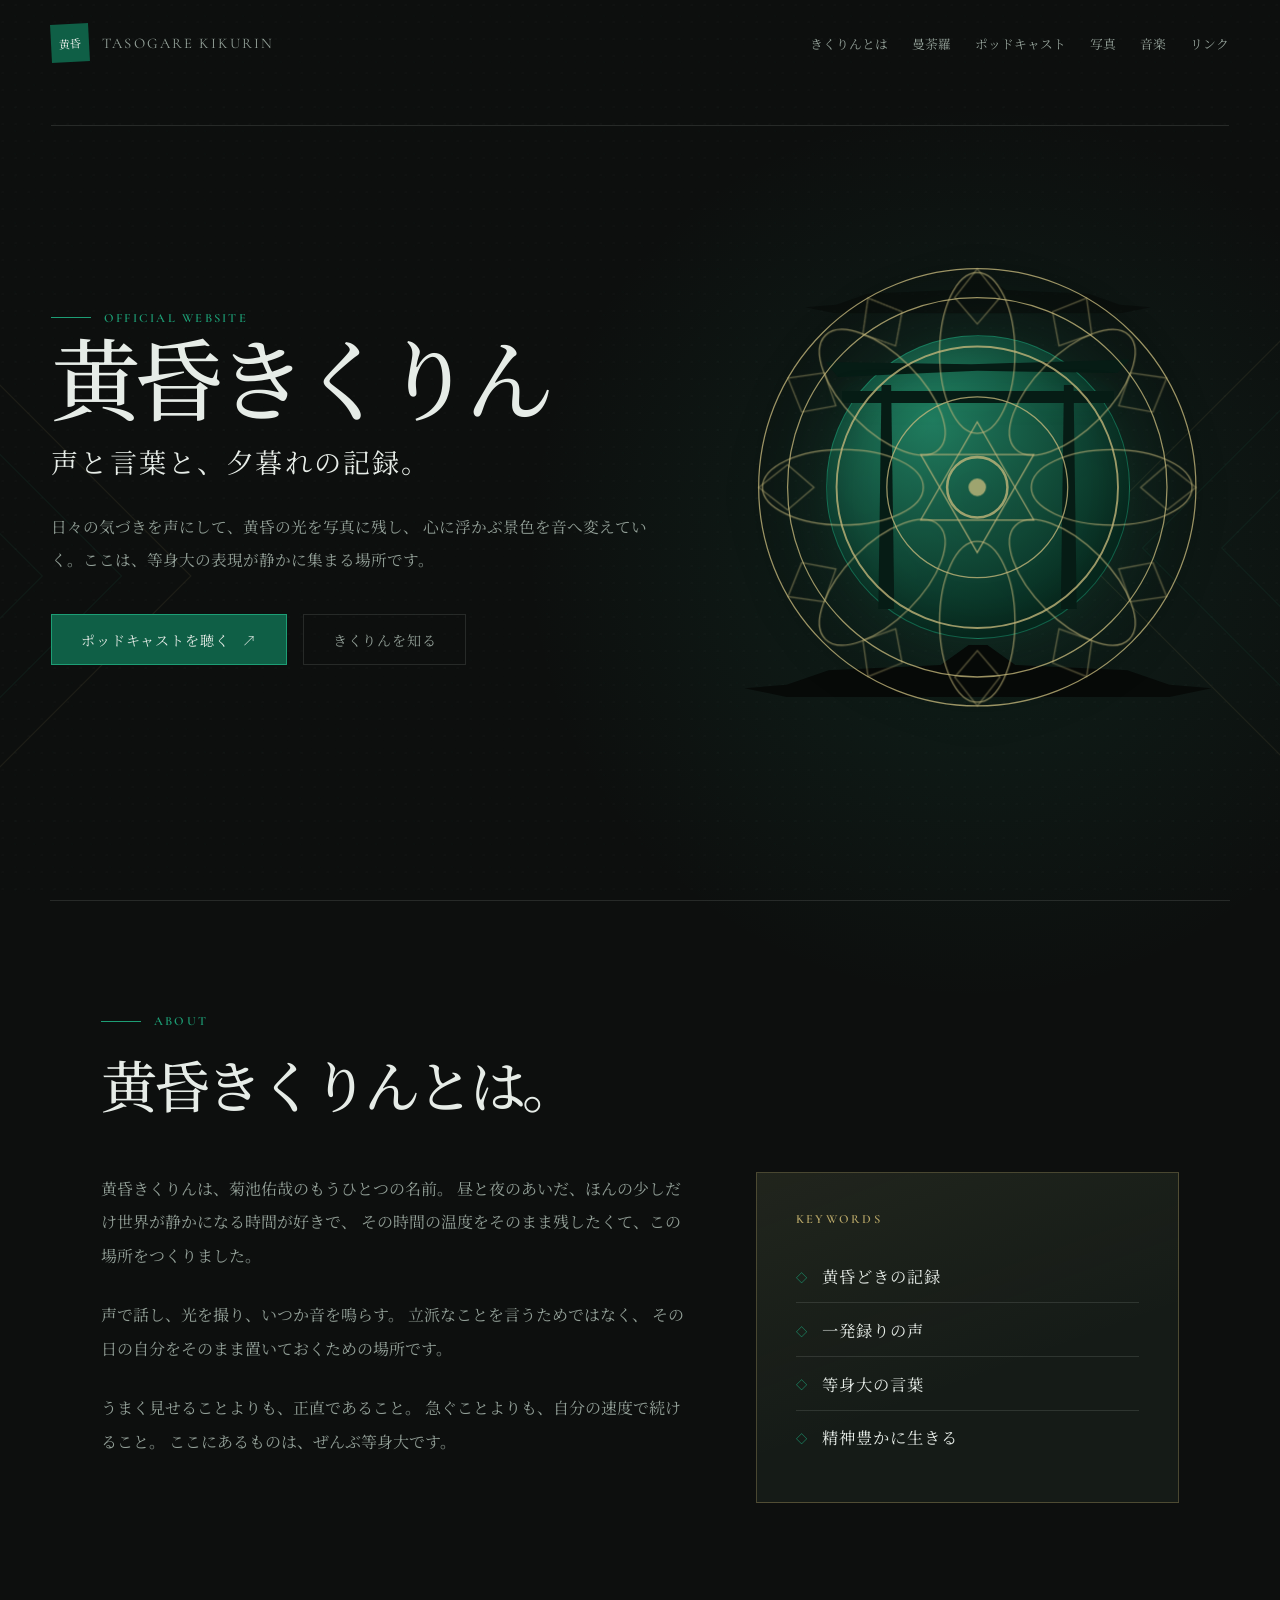
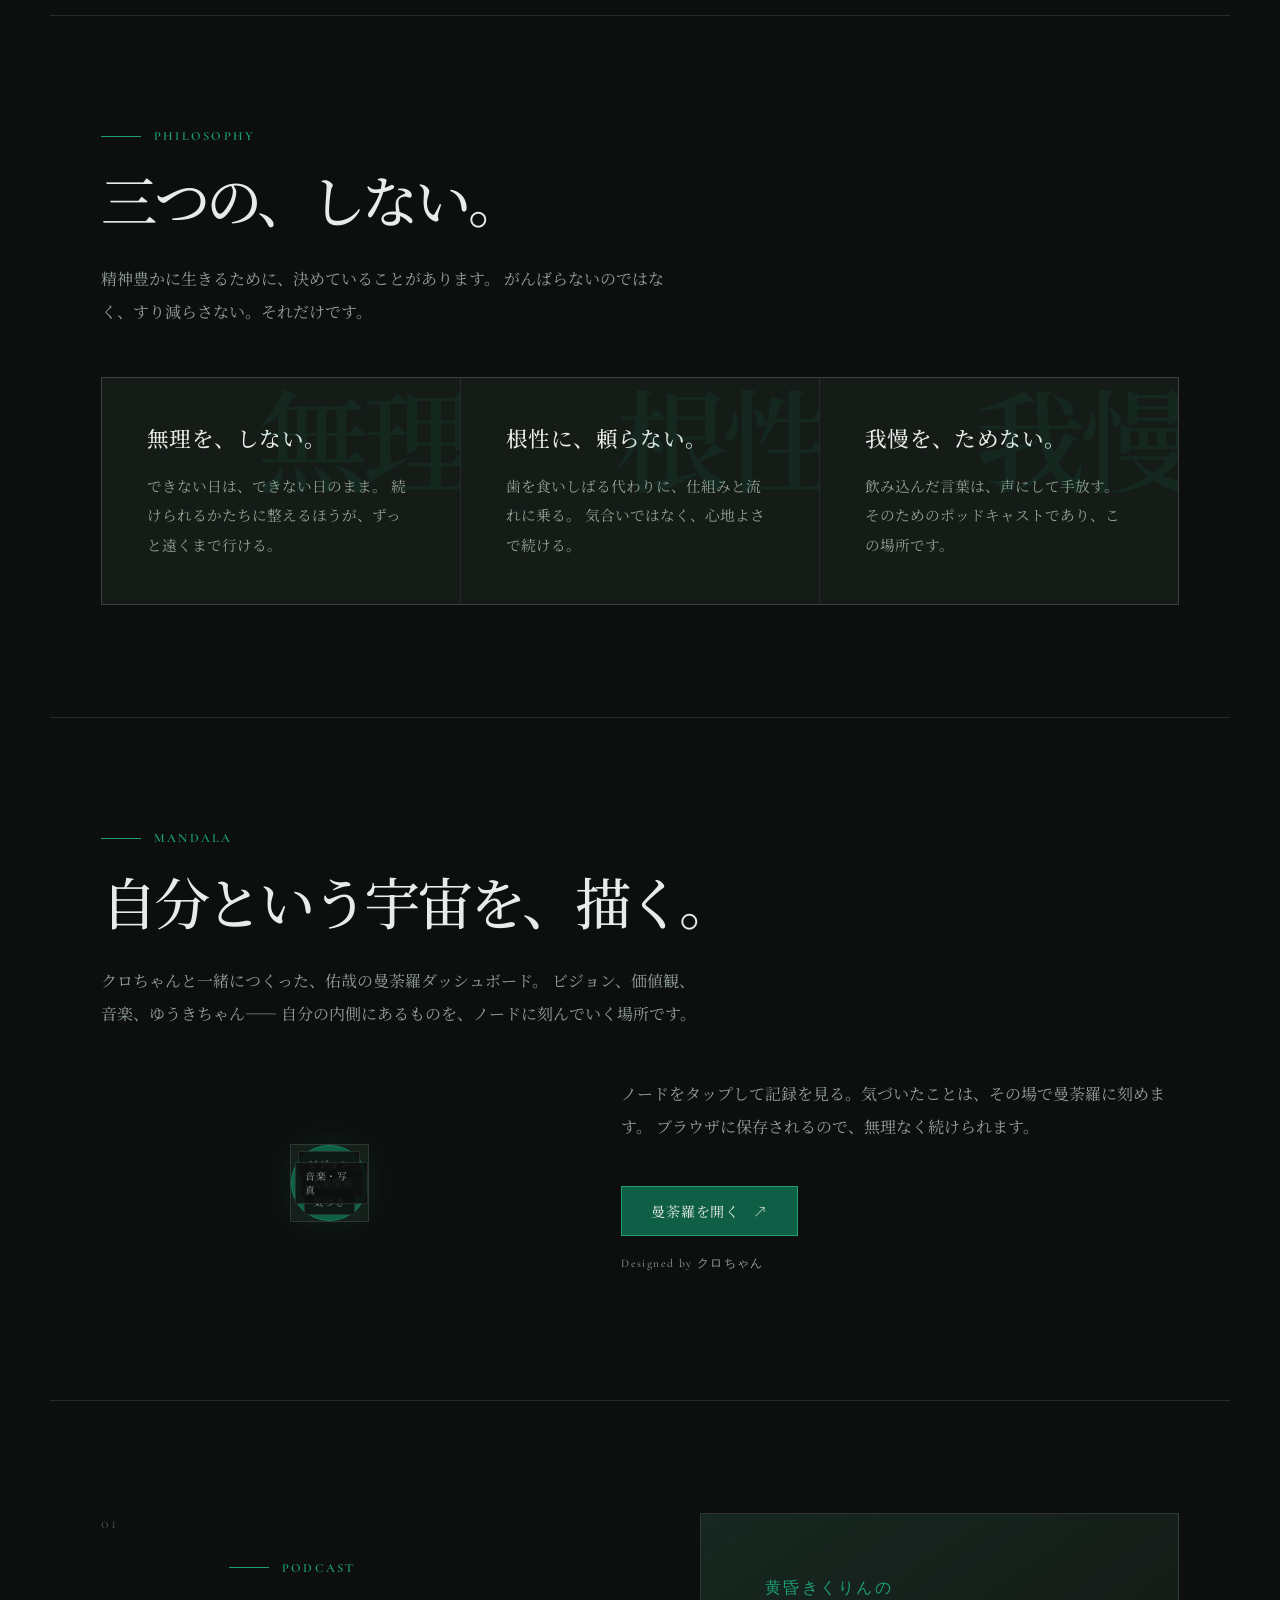
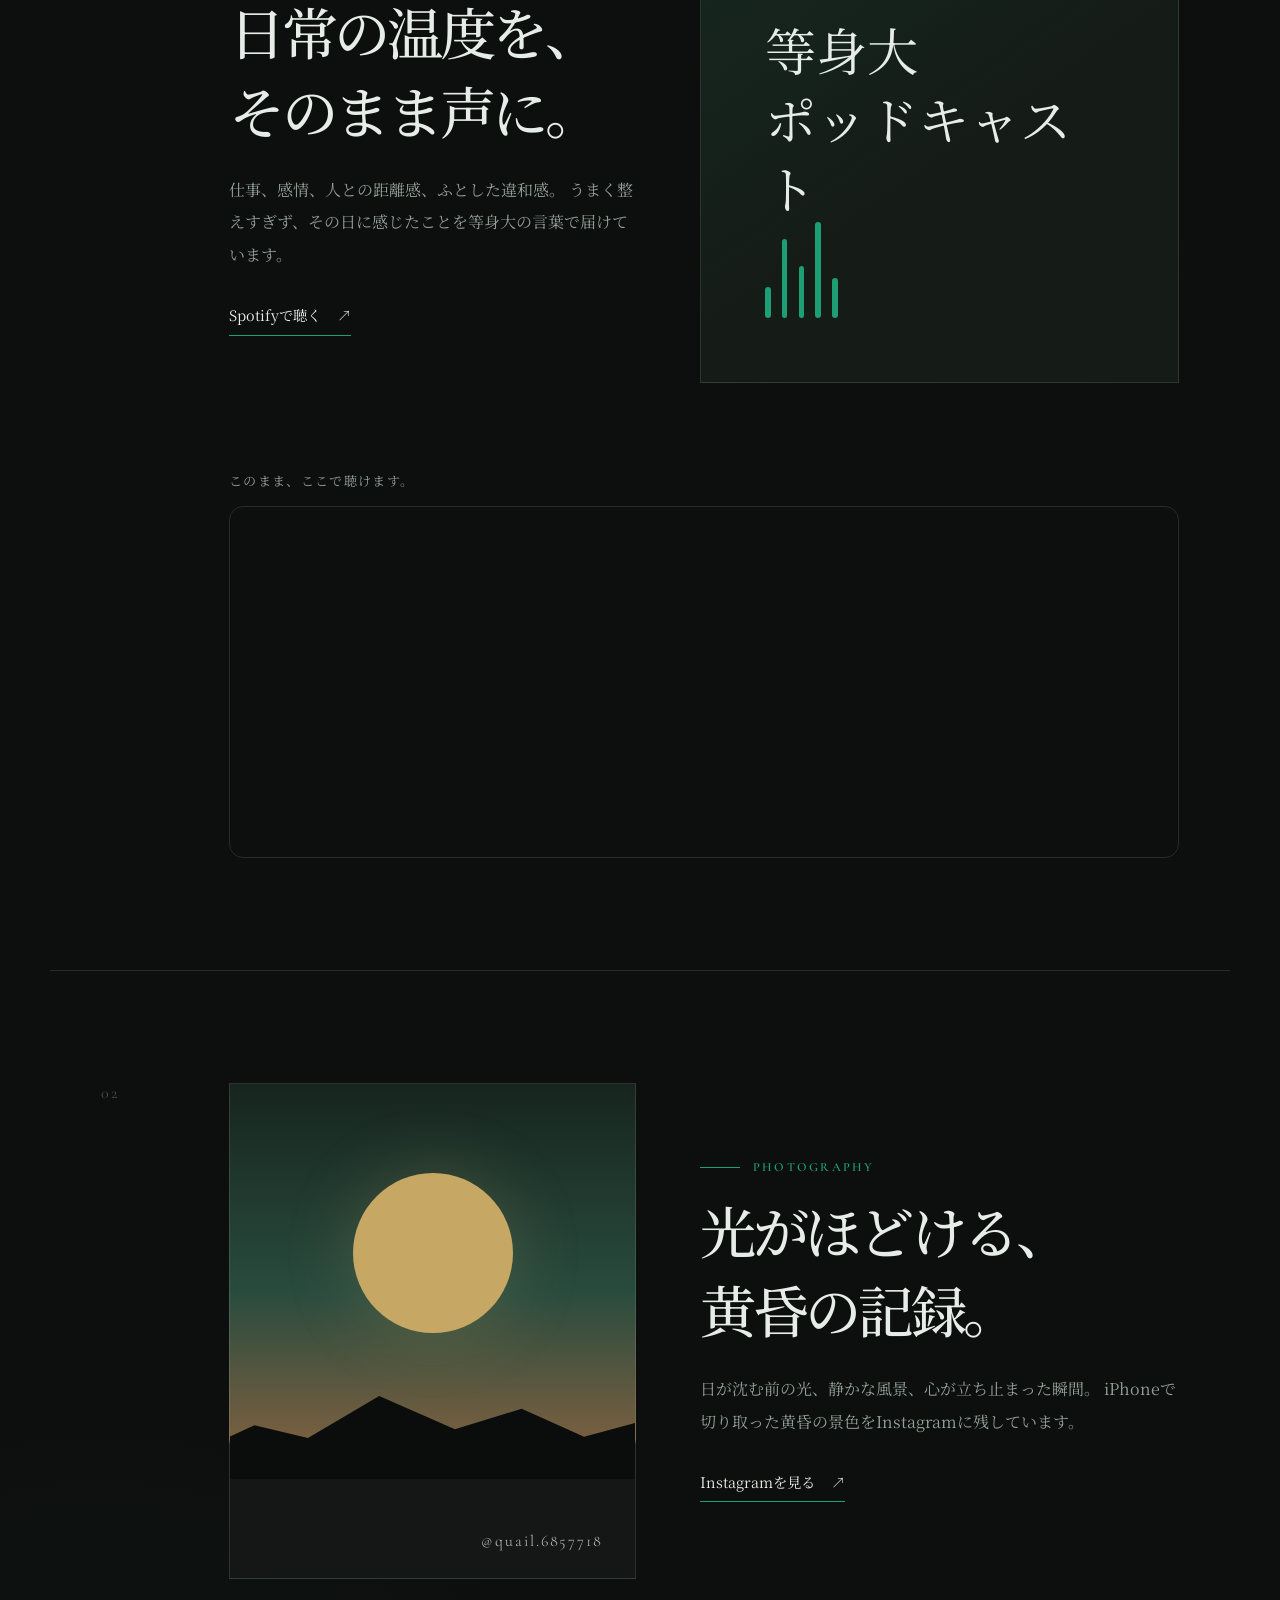
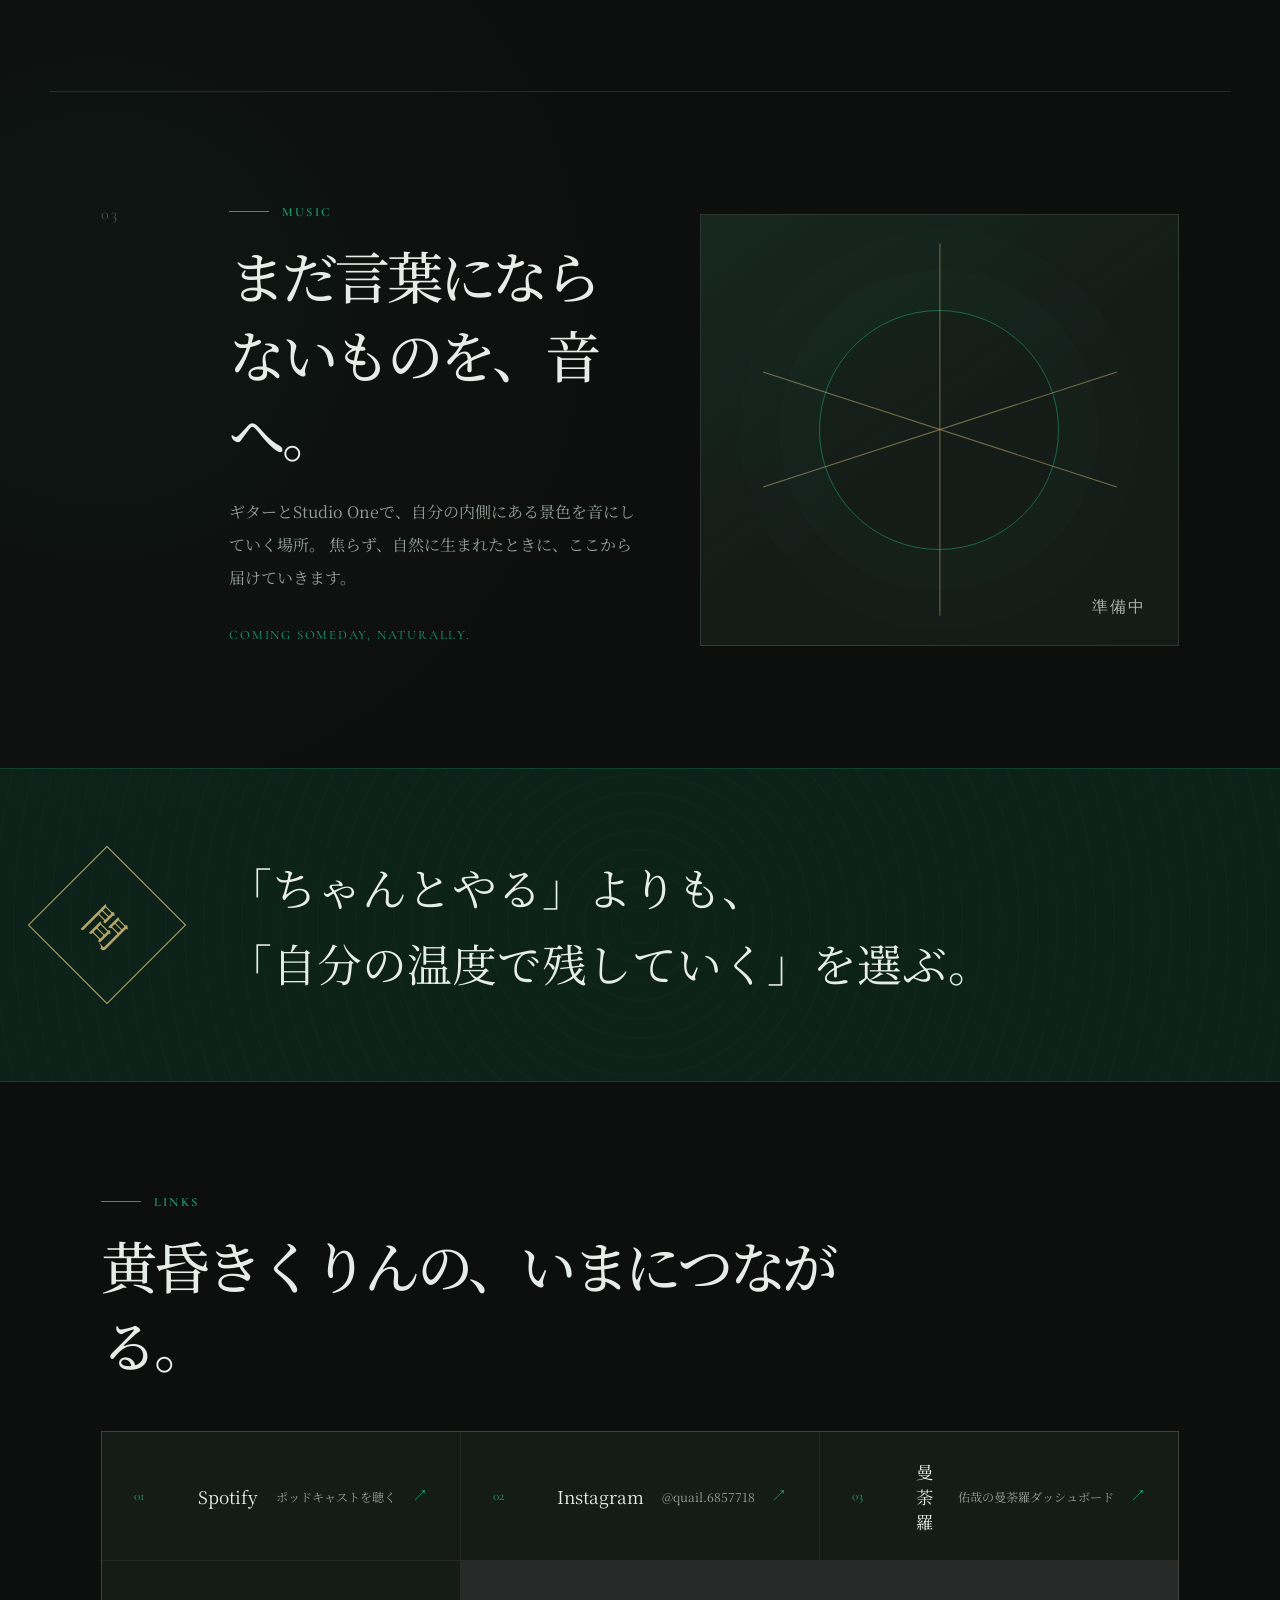
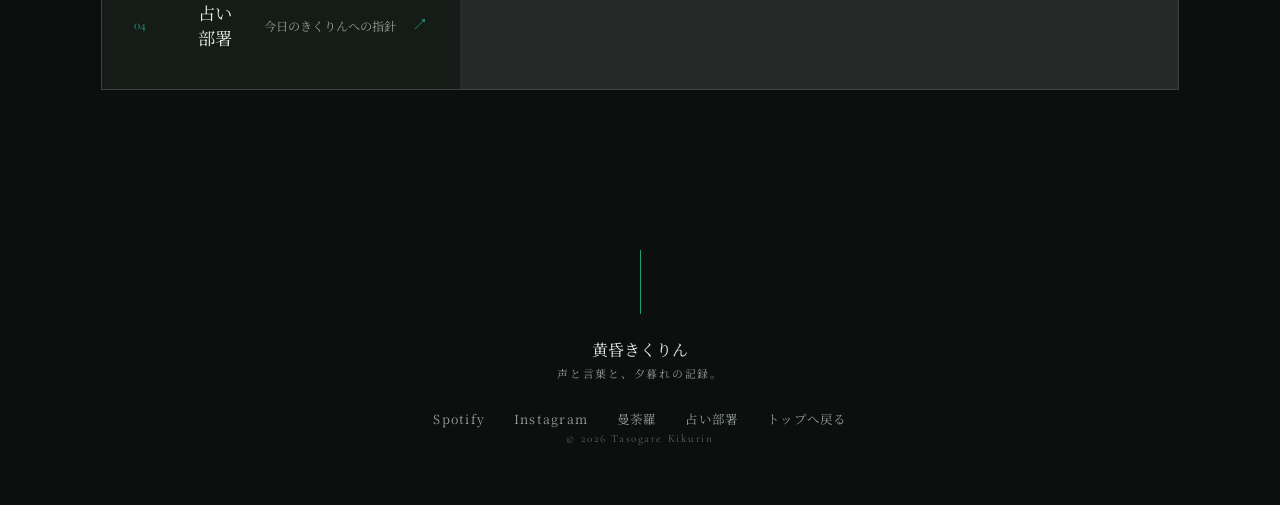
<file: index.html>
<!DOCTYPE html>
<html lang="ja">
  <head>
    <meta charset="UTF-8" />
    <meta name="viewport" content="width=device-width, initial-scale=1.0" />
    <title>黄昏きくりん｜Official Website</title>
    <meta
      name="description"
      content="黄昏きくりんの公式ウェブサイト。声と言葉と、夕暮れの記録。無理・根性・我慢なしで、等身大の表現を届けるポッドキャスト・写真・音楽の場所。"
    />
    <meta property="og:type" content="website" />
    <meta property="og:title" content="黄昏きくりん｜Official Website" />
    <meta
      property="og:description"
      content="声と言葉と、夕暮れの記録。無理・根性・我慢なしで、等身大の表現を届ける場所。"
    />
    <meta property="og:site_name" content="黄昏きくりん" />
    <meta property="og:locale" content="ja_JP" />
    <meta name="twitter:card" content="summary" />
    <meta name="twitter:title" content="黄昏きくりん｜Official Website" />
    <meta
      name="twitter:description"
      content="声と言葉と、夕暮れの記録。無理・根性・我慢なしで、等身大の表現を届ける場所。"
    />
    <meta name="theme-color" content="#0d0f0e" />
    <link
      rel="icon"
      href="data:image/svg+xml,%3Csvg xmlns='http://www.w3.org/2000/svg' viewBox='0 0 64 64'%3E%3Crect width='64' height='64' fill='%230d0f0e'/%3E%3Ccircle cx='32' cy='32' r='17' fill='none' stroke='%23b7a667' stroke-width='2'/%3E%3Ccircle cx='32' cy='32' r='8' fill='%231d9e75'/%3E%3C/svg%3E"
    />
    <script type="application/ld+json">
      {
        "@context": "https://schema.org",
        "@type": "PodcastSeries",
        "name": "黄昏きくりん",
        "description": "日々の気づきを等身大の言葉で届けるポッドキャスト。無理・根性・我慢なし。",
        "inLanguage": "ja",
        "sameAs": [
          "https://open.spotify.com/show/5LVVpPnGoYJjpdLu2ZIoF1",
          "https://www.instagram.com/quail.6857718/"
        ]
      }
    </script>
    <link rel="preconnect" href="https://fonts.googleapis.com" />
    <link rel="preconnect" href="https://fonts.gstatic.com" crossorigin />
    <link
      href="https://fonts.googleapis.com/css2?family=Cormorant+Garamond:wght@500;600;700&family=Noto+Serif+JP:wght@400;500;600;700&display=swap"
      rel="stylesheet"
    />
    <link rel="stylesheet" href="./styles.css?v=7" />
  </head>
  <body>
    <div class="grain" aria-hidden="true"></div>
    <div class="sacred-lines sacred-lines-left" aria-hidden="true"></div>
    <div class="sacred-lines sacred-lines-right" aria-hidden="true"></div>

    <header class="hero">
      <nav class="nav" aria-label="メインナビゲーション">
        <a class="brand" href="#top" aria-label="黄昏きくりん ホーム">
          <span>黄昏</span>
          <span class="brand-name">Tasogare Kikurin</span>
        </a>
        <div class="nav-links">
          <a href="#about">きくりんとは</a>
          <a href="#mandala">曼荼羅</a>
          <a href="#podcast">ポッドキャスト</a>
          <a href="#photo">写真</a>
          <a href="#music">音楽</a>
          <a href="#links">リンク</a>
        </div>
      </nav>

      <section class="hero-content" id="top">
        <div class="hero-copy">
          <p class="eyebrow">Official Website</p>
          <h1>黄昏きくりん</h1>
          <p class="hero-subtitle">声と言葉と、夕暮れの記録。</p>
          <p class="lead">
            日々の気づきを声にして、黄昏の光を写真に残し、
            心に浮かぶ景色を音へ変えていく。ここは、等身大の表現が静かに集まる場所です。
          </p>
          <div class="hero-actions">
            <a
              class="hero-cta"
              href="https://open.spotify.com/show/5LVVpPnGoYJjpdLu2ZIoF1"
              target="_blank"
              rel="noopener noreferrer"
            >
              ポッドキャストを聴く <span>↗</span>
            </a>
            <a class="hero-cta hero-cta-ghost" href="#about">きくりんを知る</a>
          </div>
        </div>

        <div class="sacred-visual" aria-hidden="true">
          <div class="sun-disc"></div>
          <div class="temple-roof roof-back"></div>
          <div class="temple-roof roof-front"></div>
          <div class="torii">
            <span class="torii-top"></span>
            <span class="torii-beam"></span>
            <span class="torii-pillar torii-pillar-left"></span>
            <span class="torii-pillar torii-pillar-right"></span>
          </div>
          <svg class="mandala" viewBox="0 0 400 400" role="presentation">
            <g transform="translate(200 200)" fill="none" stroke="currentColor">
              <circle r="174" stroke-width="1" />
              <circle r="151" stroke-width="1" />
              <circle r="112" stroke-width="1.5" />
              <circle r="72" stroke-width="1" />
              <circle r="24" stroke-width="2" />
              <g class="mandala-petals">
                <ellipse cy="-107" rx="30" ry="64" />
                <ellipse cy="-107" rx="30" ry="64" transform="rotate(45)" />
                <ellipse cy="-107" rx="30" ry="64" transform="rotate(90)" />
                <ellipse cy="-107" rx="30" ry="64" transform="rotate(135)" />
                <ellipse cy="-107" rx="30" ry="64" transform="rotate(180)" />
                <ellipse cy="-107" rx="30" ry="64" transform="rotate(225)" />
                <ellipse cy="-107" rx="30" ry="64" transform="rotate(270)" />
                <ellipse cy="-107" rx="30" ry="64" transform="rotate(315)" />
              </g>
              <g class="mandala-rays">
                <path d="M0-174 18-151 0-130-18-151Z" />
                <path d="M0-174 18-151 0-130-18-151Z" transform="rotate(30)" />
                <path d="M0-174 18-151 0-130-18-151Z" transform="rotate(60)" />
                <path d="M0-174 18-151 0-130-18-151Z" transform="rotate(90)" />
                <path d="M0-174 18-151 0-130-18-151Z" transform="rotate(120)" />
                <path d="M0-174 18-151 0-130-18-151Z" transform="rotate(150)" />
                <path d="M0-174 18-151 0-130-18-151Z" transform="rotate(180)" />
                <path d="M0-174 18-151 0-130-18-151Z" transform="rotate(210)" />
                <path d="M0-174 18-151 0-130-18-151Z" transform="rotate(240)" />
                <path d="M0-174 18-151 0-130-18-151Z" transform="rotate(270)" />
                <path d="M0-174 18-151 0-130-18-151Z" transform="rotate(300)" />
                <path d="M0-174 18-151 0-130-18-151Z" transform="rotate(330)" />
              </g>
              <path d="M0-52 45 26-45 26Z" />
              <path d="M0 52 45-26-45-26Z" />
              <circle r="7" fill="currentColor" stroke="none" />
            </g>
          </svg>
        </div>
      </section>
    </header>

    <main>
      <section class="section about-section" id="about">
        <div class="section-heading">
          <p class="section-kicker">About</p>
          <h2>黄昏きくりんとは。</h2>
        </div>
        <div class="about-grid">
          <div class="about-copy">
            <p>
              黄昏きくりんは、菊池佑哉のもうひとつの名前。
              昼と夜のあいだ、ほんの少しだけ世界が静かになる時間が好きで、
              その時間の温度をそのまま残したくて、この場所をつくりました。
            </p>
            <p>
              声で話し、光を撮り、いつか音を鳴らす。
              立派なことを言うためではなく、
              その日の自分をそのまま置いておくための場所です。
            </p>
            <p>
              うまく見せることよりも、正直であること。
              急ぐことよりも、自分の速度で続けること。
              ここにあるものは、ぜんぶ等身大です。
            </p>
          </div>
          <div class="about-card">
            <p class="about-card-label">Keywords</p>
            <ul class="about-keywords">
              <li>黄昏どきの記録</li>
              <li>一発録りの声</li>
              <li>等身大の言葉</li>
              <li>精神豊かに生きる</li>
            </ul>
          </div>
        </div>
      </section>

      <section class="section philosophy-section" aria-label="黄昏きくりんの三つのしない">
        <div class="section-heading">
          <p class="section-kicker">Philosophy</p>
          <h2>三つの、しない。</h2>
          <p class="philosophy-lead">
            精神豊かに生きるために、決めていることがあります。
            がんばらないのではなく、すり減らさない。それだけです。
          </p>
        </div>
        <div class="philosophy-grid">
          <div class="philosophy-card">
            <span class="philosophy-kanji">無理</span>
            <h3>無理を、しない。</h3>
            <p>
              できない日は、できない日のまま。
              続けられるかたちに整えるほうが、ずっと遠くまで行ける。
            </p>
          </div>
          <div class="philosophy-card">
            <span class="philosophy-kanji">根性</span>
            <h3>根性に、頼らない。</h3>
            <p>
              歯を食いしばる代わりに、仕組みと流れに乗る。
              気合いではなく、心地よさで続ける。
            </p>
          </div>
          <div class="philosophy-card">
            <span class="philosophy-kanji">我慢</span>
            <h3>我慢を、ためない。</h3>
            <p>
              飲み込んだ言葉は、声にして手放す。
              そのためのポッドキャストであり、この場所です。
            </p>
          </div>
        </div>
      </section>

      <section class="section mandala-section" id="mandala">
        <div class="section-heading">
          <p class="section-kicker">Mandala</p>
          <h2>自分という宇宙を、描く。</h2>
          <p class="mandala-lead">
            クロちゃんと一緒につくった、佑哉の曼荼羅ダッシュボード。
            ビジョン、価値観、音楽、ゆうきちゃん——
            自分の内側にあるものを、ノードに刻んでいく場所です。
          </p>
        </div>
        <div class="mandala-teaser">
          <div class="mandala-preview" aria-hidden="true">
            <div class="mandala-preview-ring ring-outer"></div>
            <div class="mandala-preview-ring ring-mid"></div>
            <div class="mandala-preview-ring ring-inner"></div>
            <div class="mandala-preview-core">佑哉</div>
            <span class="mandala-preview-node node-top">ビジョン</span>
            <span class="mandala-preview-node node-right">人間関係</span>
            <span class="mandala-preview-node node-bottom">気づき</span>
            <span class="mandala-preview-node node-left">音楽・写真</span>
          </div>
          <div class="mandala-teaser-copy">
            <p>
              ノードをタップして記録を見る。気づいたことは、その場で曼荼羅に刻めます。
              ブラウザに保存されるので、無理なく続けられます。
            </p>
            <a class="hero-cta" href="./mandala.html">
              曼荼羅を開く <span>↗</span>
            </a>
            <p class="mandala-credit-inline">Designed by クロちゃん</p>
          </div>
        </div>
      </section>

      <section class="section feature-section" id="podcast">
        <div class="section-index">01</div>
        <div class="section-copy">
          <p class="section-kicker">Podcast</p>
          <h2>日常の温度を、<br />そのまま声に。</h2>
          <p>
            仕事、感情、人との距離感、ふとした違和感。
            うまく整えすぎず、その日に感じたことを等身大の言葉で届けています。
          </p>
          <a
            class="text-link"
            href="https://open.spotify.com/show/5LVVpPnGoYJjpdLu2ZIoF1"
            target="_blank"
            rel="noopener noreferrer"
          >
            Spotifyで聴く <span>↗</span>
          </a>
        </div>
        <div class="feature-card podcast-card">
          <p class="card-label">黄昏きくりんの</p>
          <p class="card-title">等身大<br />ポッドキャスト</p>
          <div class="sound-wave" aria-hidden="true">
            <span></span><span></span><span></span><span></span><span></span>
          </div>
        </div>
        <div class="podcast-player">
          <p class="player-note">このまま、ここで聴けます。</p>
          <iframe
            title="黄昏きくりん ポッドキャストプレイヤー"
            src="https://open.spotify.com/embed/show/5LVVpPnGoYJjpdLu2ZIoF1?utm_source=generator&theme=0"
            width="100%"
            height="352"
            frameborder="0"
            allow="autoplay; clipboard-write; encrypted-media; fullscreen; picture-in-picture"
            loading="lazy"
          ></iframe>
        </div>
      </section>

      <section class="section feature-section feature-reverse" id="photo">
        <div class="section-index">02</div>
        <div class="section-copy">
          <p class="section-kicker">Photography</p>
          <h2>光がほどける、<br />黄昏の記録。</h2>
          <p>
            日が沈む前の光、静かな風景、心が立ち止まった瞬間。
            iPhoneで切り取った黄昏の景色をInstagramに残しています。
          </p>
          <a
            class="text-link"
            href="https://www.instagram.com/quail.6857718/"
            target="_blank"
            rel="noopener noreferrer"
          >
            Instagramを見る <span>↗</span>
          </a>
        </div>
        <div class="feature-card photo-card">
          <div class="photo-sun"></div>
          <div class="photo-horizon"></div>
          <p>@quail.6857718</p>
        </div>
      </section>

      <section class="section feature-section" id="music">
        <div class="section-index">03</div>
        <div class="section-copy">
          <p class="section-kicker">Music</p>
          <h2>まだ言葉にならないものを、音へ。</h2>
          <p>
            ギターとStudio Oneで、自分の内側にある景色を音にしていく場所。
            焦らず、自然に生まれたときに、ここから届けていきます。
          </p>
          <p class="coming-soon">Coming someday, naturally.</p>
        </div>
        <div class="feature-card music-card">
          <div class="music-circle"></div>
          <div class="music-string music-string-one"></div>
          <div class="music-string music-string-two"></div>
          <div class="music-string music-string-three"></div>
          <p>準備中</p>
        </div>
      </section>

      <section class="quote-band">
        <div class="quote-mark">間</div>
        <p>「ちゃんとやる」よりも、<br />「自分の温度で残していく」を選ぶ。</p>
      </section>

      <section class="section links-section" id="links">
        <div class="section-heading">
          <p class="section-kicker">Links</p>
          <h2>黄昏きくりんの、いまにつながる。</h2>
        </div>
        <div class="links-grid">
          <a
            class="link-card"
            href="https://open.spotify.com/show/5LVVpPnGoYJjpdLu2ZIoF1"
            target="_blank"
            rel="noopener noreferrer"
            aria-label="Spotifyで番組を聴く"
          >
            <span class="link-number">01</span>
            <span class="link-name">Spotify</span>
            <span class="link-note">ポッドキャストを聴く</span>
          </a>
          <a
            class="link-card"
            href="https://www.instagram.com/quail.6857718/"
            target="_blank"
            rel="noopener noreferrer"
            aria-label="Instagramプロフィールを見る"
          >
            <span class="link-number">02</span>
            <span class="link-name">Instagram</span>
            <span class="link-note">@quail.6857718</span>
          </a>
          <a
            class="link-card"
            href="./mandala.html"
            aria-label="曼荼羅ダッシュボードを開く"
          >
            <span class="link-number">03</span>
            <span class="link-name">曼荼羅</span>
            <span class="link-note">佑哉の曼荼羅ダッシュボード</span>
          </a>
          <a
            class="link-card"
            href="./uranai.html"
            aria-label="占い部署ページを開く"
          >
            <span class="link-number">04</span>
            <span class="link-name">占い部署</span>
            <span class="link-note">今日のきくりんへの指針</span>
          </a>
        </div>
      </section>
    </main>

    <footer class="footer">
      <p>黄昏きくりん</p>
      <p class="footer-note">声と言葉と、夕暮れの記録。</p>
      <nav class="footer-links" aria-label="フッターナビゲーション">
        <a
          href="https://open.spotify.com/show/5LVVpPnGoYJjpdLu2ZIoF1"
          target="_blank"
          rel="noopener noreferrer"
        >Spotify</a>
        <a
          href="https://www.instagram.com/quail.6857718/"
          target="_blank"
          rel="noopener noreferrer"
        >Instagram</a>
        <a href="./mandala.html">曼荼羅</a>
        <a href="./uranai.html">占い部署</a>
        <a href="#top">トップへ戻る</a>
      </nav>
      <p class="footer-copyright">&copy; <span id="year"></span> Tasogare Kikurin</p>
    </footer>

    <script src="./script.js?v=4"></script>
  </body>
</html>
</file>
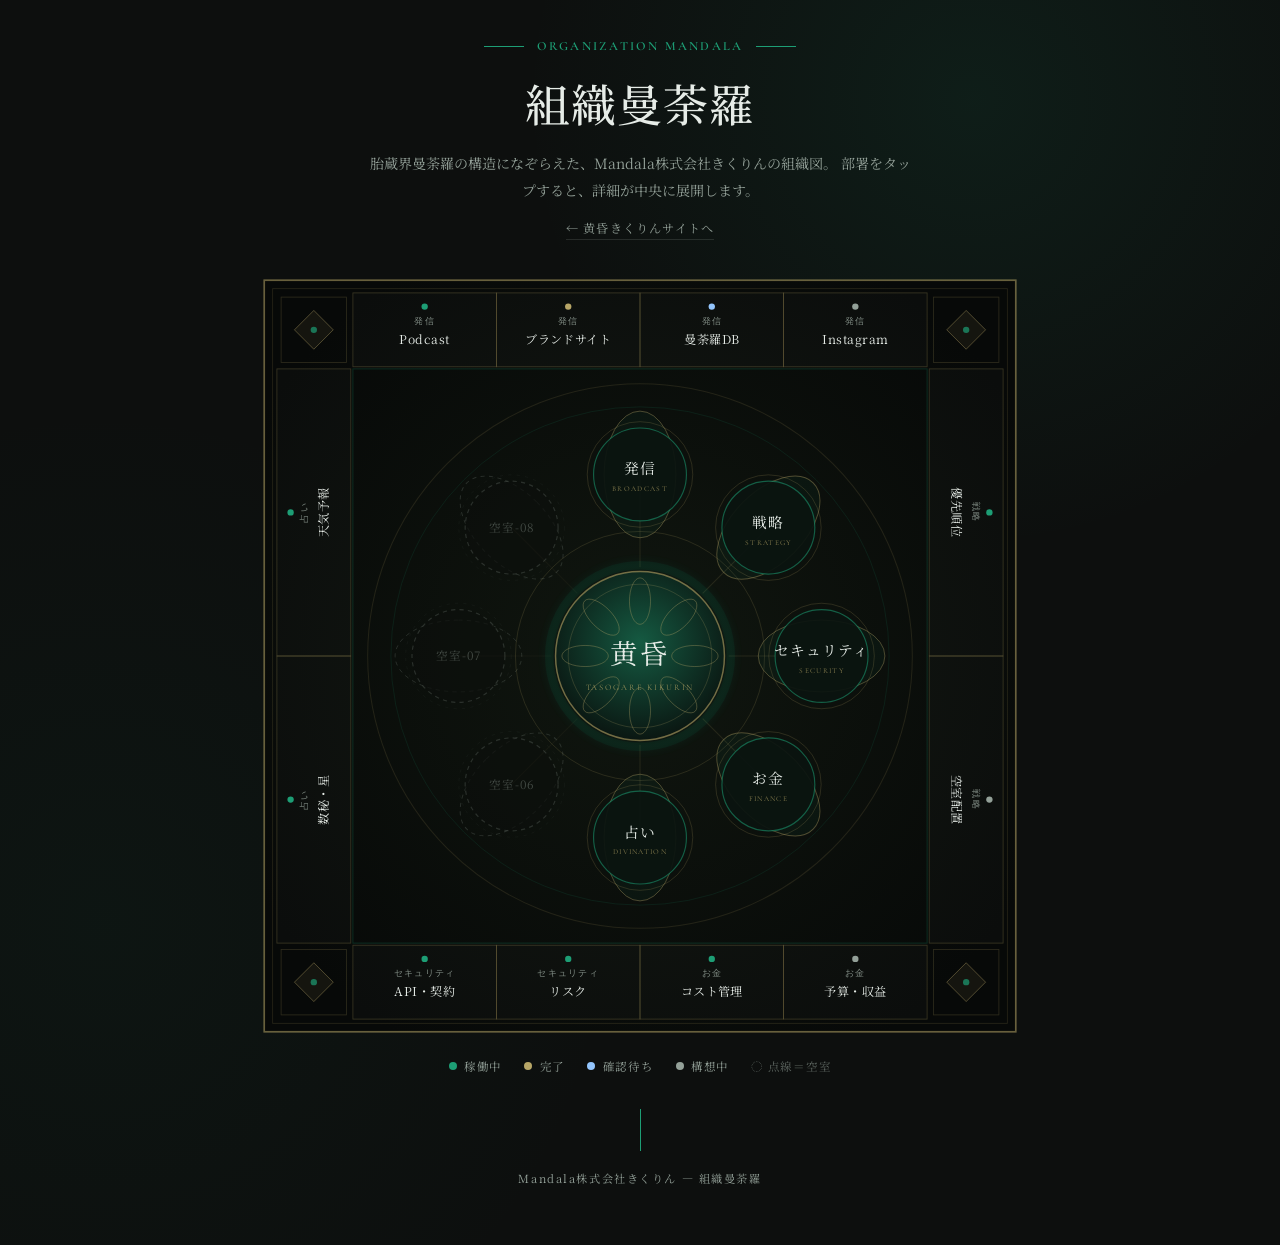
<file: mandala-org.html>
<!DOCTYPE html>
<html lang="ja">
  <head>
    <meta charset="UTF-8" />
    <meta name="viewport" content="width=device-width, initial-scale=1.0" />
    <title>組織曼荼羅｜Mandala株式会社きくりん</title>
    <meta
      name="description"
      content="胎蔵界曼荼羅の構造をモチーフにした、Mandala株式会社きくりんの組織図。"
    />
    <meta name="theme-color" content="#0d0f0e" />
    <link rel="preconnect" href="https://fonts.googleapis.com" />
    <link rel="preconnect" href="https://fonts.gstatic.com" crossorigin />
    <link
      href="https://fonts.googleapis.com/css2?family=Cormorant+Garamond:wght@500;600;700&family=Noto+Serif+JP:wght@400;500;600;700&display=swap"
      rel="stylesheet"
    />
    <style>
      :root {
        --bg: #0d0f0e;
        --surface: #151b17;
        --text: #e6ece7;
        --muted: #93a098;
        --green: #1d9e75;
        --green-deep: #0f5f46;
        --gold: #b7a667;
        --gold-soft: rgba(183, 166, 103, 0.32);
        --line: rgba(230, 236, 231, 0.12);
        --st-active: #1d9e75;
        --st-done: #b7a667;
        --st-waiting: #93c5fd;
        --st-idea: #93a098;
      }

      * { box-sizing: border-box; }
      html { scroll-behavior: smooth; }

      body {
        margin: 0;
        min-height: 100vh;
        color: var(--text);
        font-family: "Noto Serif JP", serif;
        background:
          radial-gradient(circle at 76% 8%, rgba(29, 158, 117, 0.1), transparent 28rem),
          radial-gradient(circle at 8% 74%, rgba(15, 95, 70, 0.08), transparent 32rem),
          var(--bg);
      }

      a { color: inherit; text-decoration: none; }

      .page-header {
        text-align: center;
        padding: 2.4rem 1.2rem 0.6rem;
      }

      .eyebrow {
        display: flex;
        align-items: center;
        justify-content: center;
        gap: 0.8rem;
        margin: 0 0 1rem;
        color: var(--green);
        font-family: "Cormorant Garamond", serif;
        font-size: 0.78rem;
        font-weight: 600;
        letter-spacing: 0.18em;
        text-transform: uppercase;
      }

      .eyebrow::before,
      .eyebrow::after {
        width: 2.5rem;
        height: 1px;
        content: "";
        background: currentColor;
      }

      h1 {
        margin: 0;
        font-size: clamp(1.9rem, 4vw, 2.8rem);
        font-weight: 500;
        letter-spacing: 0.02em;
      }

      .subtitle {
        max-width: 34rem;
        margin: 0.9rem auto 0;
        color: var(--muted);
        font-size: 0.88rem;
        line-height: 1.9;
      }

      .back-to-site {
        display: inline-block;
        margin-top: 1rem;
        color: var(--muted);
        font-size: 0.76rem;
        letter-spacing: 0.1em;
        border-bottom: 1px solid var(--line);
        padding-bottom: 0.2rem;
        transition: color 200ms ease, border-color 200ms ease;
      }

      .back-to-site:hover {
        color: var(--green);
        border-color: var(--green);
      }

      .mandala-stage {
        position: relative;
        width: min(760px, calc(100vw - 1.6rem));
        margin: 1.6rem auto 0.8rem;
      }

      svg#orgMandala {
        display: block;
        width: 100%;
        height: auto;
        transition: opacity 350ms ease, filter 350ms ease;
      }

      .mandala-stage.panel-open svg#orgMandala {
        opacity: 0.18;
        filter: blur(1px);
        pointer-events: none;
      }

      .hit { cursor: pointer; }
      .hit:hover .node-fill { filter: brightness(1.5); }
      .hit:hover .node-ring { opacity: 1; }
      .hit:hover .cell-bg { fill: rgba(29, 158, 117, 0.13); }

      /* ─── 中央展開パネル ─── */
      .detail-panel {
        position: absolute;
        top: 50%;
        left: 50%;
        z-index: 5;
        width: min(430px, 92%);
        max-height: 88%;
        overflow-y: auto;
        padding: 1.8rem 1.9rem 1.6rem;
        border: 1px solid var(--gold-soft);
        background:
          linear-gradient(160deg, rgba(29, 158, 117, 0.07), transparent 55%),
          rgba(13, 15, 14, 0.97);
        box-shadow: 0 20px 60px rgba(0, 0, 0, 0.6);
        opacity: 0;
        visibility: hidden;
        transform: translate(-50%, -50%) scale(0.96);
        transition: opacity 260ms ease, transform 260ms ease, visibility 0s linear 260ms;
      }

      .detail-panel.visible {
        opacity: 1;
        visibility: visible;
        transform: translate(-50%, -50%) scale(1);
        transition: opacity 260ms ease, transform 260ms ease, visibility 0s;
      }

      .hit:focus-visible {
        outline: 2px solid var(--green);
        outline-offset: 2px;
      }

      .panel-hint {
        margin: 0 0 0;
        padding-top: 0.9rem;
        color: rgba(147, 160, 152, 0.6);
        font-size: 0.68rem;
        letter-spacing: 0.08em;
      }

      .panel-kicker {
        margin: 0 0 0.5rem;
        color: var(--green);
        font-family: "Cormorant Garamond", serif;
        font-size: 0.7rem;
        font-weight: 600;
        letter-spacing: 0.2em;
        text-transform: uppercase;
      }

      .panel-title {
        margin: 0 0 0.9rem;
        font-size: 1.5rem;
        font-weight: 500;
        letter-spacing: 0.04em;
      }

      .panel-desc {
        margin: 0 0 1.2rem;
        color: var(--muted);
        font-size: 0.85rem;
        line-height: 1.9;
      }

      .panel-projects { display: grid; gap: 0.5rem; margin-bottom: 1.2rem; }

      .panel-project {
        display: flex;
        align-items: center;
        gap: 0.7rem;
        padding: 0.7rem 0.9rem;
        border: 1px solid var(--line);
        background: rgba(255, 255, 255, 0.02);
        font: inherit;
        color: var(--text);
        font-size: 0.86rem;
        text-align: left;
        cursor: pointer;
        transition: border-color 200ms ease, background 200ms ease;
      }

      .panel-project:hover {
        border-color: var(--green);
        background: rgba(29, 158, 117, 0.08);
      }

      .status-dot {
        flex-shrink: 0;
        width: 0.5rem;
        height: 0.5rem;
        border-radius: 50%;
      }

      .panel-project .arrow {
        margin-left: auto;
        color: var(--green);
        font-family: sans-serif;
        font-size: 0.8rem;
      }

      .meta-grid {
        display: grid;
        gap: 0.6rem;
        margin-bottom: 1.4rem;
      }

      .meta-row {
        display: grid;
        grid-template-columns: 5.5rem 1fr;
        gap: 0.8rem;
        padding: 0.65rem 0;
        border-bottom: 1px solid var(--line);
        font-size: 0.85rem;
      }

      .meta-row dt {
        margin: 0;
        color: var(--muted);
        font-size: 0.74rem;
        letter-spacing: 0.08em;
        align-self: center;
      }

      .meta-row dd { margin: 0; line-height: 1.7; }

      .status-chip {
        display: inline-flex;
        align-items: center;
        gap: 0.5rem;
        padding: 0.2rem 0.7rem;
        border-radius: 999px;
        font-size: 0.74rem;
        letter-spacing: 0.06em;
      }

      .back-btn {
        display: inline-flex;
        align-items: center;
        gap: 0.6rem;
        padding: 0.65rem 1.4rem;
        border: 1px solid var(--green);
        background: transparent;
        color: var(--green);
        font-family: inherit;
        font-size: 0.8rem;
        letter-spacing: 0.1em;
        cursor: pointer;
        transition: background 200ms ease, color 200ms ease;
      }

      .back-btn:hover {
        background: var(--green-deep);
        color: var(--text);
      }

      /* ─── 凡例 ─── */
      .legend {
        display: flex;
        flex-wrap: wrap;
        justify-content: center;
        gap: 1.4rem;
        padding: 0.6rem 1.2rem 0;
        color: var(--muted);
        font-size: 0.72rem;
        letter-spacing: 0.06em;
      }

      .legend span {
        display: inline-flex;
        align-items: center;
        gap: 0.45rem;
      }

      .footer {
        padding: 2.2rem 1.2rem 3rem;
        text-align: center;
        color: var(--muted);
        font-size: 0.7rem;
        letter-spacing: 0.14em;
      }

      .footer::before {
        display: block;
        width: 1px;
        height: 2.6rem;
        margin: 0 auto 1.2rem;
        content: "";
        background: var(--green);
      }

      @media (max-width: 600px) {
        .panel-title { font-size: 1.25rem; }
        .detail-panel { padding: 1.4rem 1.3rem 1.2rem; }
      }
    </style>
  </head>
  <body>
    <header class="page-header">
      <p class="eyebrow">Organization Mandala</p>
      <h1>組織曼荼羅</h1>
      <p class="subtitle">
        胎蔵界曼荼羅の構造になぞらえた、Mandala株式会社きくりんの組織図。
        部署をタップすると、詳細が中央に展開します。
      </p>
      <a class="back-to-site" href="./index.html">← 黄昏きくりんサイトへ</a>
    </header>

    <main>
      <div class="mandala-stage" id="stage">
        <svg id="orgMandala" viewBox="0 0 720 720" xmlns="http://www.w3.org/2000/svg" role="img" aria-label="Mandala株式会社きくりんの組織曼荼羅。部署をタップして詳細を表示">
          <defs>
            <radialGradient id="bgGrad" cx="50%" cy="50%" r="60%">
              <stop offset="0%" stop-color="#10160f" />
              <stop offset="100%" stop-color="#070908" />
            </radialGradient>
            <radialGradient id="coreGrad" cx="50%" cy="42%" r="60%">
              <stop offset="0%" stop-color="#155a42" />
              <stop offset="100%" stop-color="#0a1410" />
            </radialGradient>
            <filter id="glow">
              <feGaussianBlur stdDeviation="4" result="b" />
              <feMerge><feMergeNode in="b" /><feMergeNode in="SourceGraphic" /></feMerge>
            </filter>
          </defs>

          <!-- 外金剛部院：正方形フレーム -->
          <rect x="4" y="4" width="712" height="712" fill="url(#bgGrad)" stroke="rgba(183,166,103,0.55)" stroke-width="1.6" />
          <rect x="12" y="12" width="696" height="696" fill="none" stroke="rgba(183,166,103,0.18)" stroke-width="0.8" />
          <rect x="88" y="88" width="544" height="544" fill="none" stroke="rgba(29,158,117,0.22)" stroke-width="1" />

          <!-- 四隅の荘厳 -->
          <g id="corners"></g>

          <!-- 外院の格子（プロジェクト） -->
          <g id="cells"></g>

          <!-- 同心円 -->
          <circle cx="360" cy="360" r="258" fill="none" stroke="rgba(183,166,103,0.14)" stroke-width="1" />
          <circle cx="360" cy="360" r="236" fill="none" stroke="rgba(29,158,117,0.14)" stroke-width="0.8" />
          <circle cx="360" cy="360" r="118" fill="none" stroke="rgba(183,166,103,0.2)" stroke-width="0.8" />

          <!-- 結線 -->
          <g id="spokes" stroke="rgba(183,166,103,0.14)" stroke-width="1"></g>

          <!-- 中台八葉院：部署ノード -->
          <g id="nodes"></g>

          <!-- 中心：黄昏マーク -->
          <g id="core" class="hit">
            <circle cx="360" cy="360" r="86" fill="none" stroke="rgba(29,158,117,0.14)" stroke-width="8" filter="url(#glow)" opacity="0.6" />
            <circle cx="360" cy="360" r="80" fill="url(#coreGrad)" stroke="rgba(183,166,103,0.6)" stroke-width="1.4" class="node-fill" />
            <circle cx="360" cy="360" r="68" fill="none" stroke="rgba(183,166,103,0.25)" stroke-width="0.8" />
            <g fill="none" stroke="rgba(183,166,103,0.4)" stroke-width="0.8" id="corePetals"></g>
            <text x="360" y="368" text-anchor="middle" fill="#e6ece7" font-size="26" font-family="'Noto Serif JP',serif" letter-spacing="0.12em">黄昏</text>
            <text x="360" y="392" text-anchor="middle" fill="rgba(183,166,103,0.8)" font-size="8" font-family="'Cormorant Garamond',serif" letter-spacing="0.22em">TASOGARE KIKURIN</text>
          </g>
        </svg>

        <!-- 中央展開パネル -->
        <div class="detail-panel" id="panel">
          <p class="panel-kicker" id="panelKicker"></p>
          <h2 class="panel-title" id="panelTitle"></h2>
          <p class="panel-desc" id="panelDesc"></p>
          <div id="panelBody"></div>
          <button class="back-btn" type="button" id="backBtn">← 戻る</button>
        </div>
      </div>

      <div class="legend">
        <span><i class="status-dot" style="background:var(--st-active); display:inline-block; width:.5rem; height:.5rem; border-radius:50%;"></i>稼働中</span>
        <span><i style="background:var(--st-done); display:inline-block; width:.5rem; height:.5rem; border-radius:50%;"></i>完了</span>
        <span><i style="background:var(--st-waiting); display:inline-block; width:.5rem; height:.5rem; border-radius:50%;"></i>確認待ち</span>
        <span><i style="background:var(--st-idea); display:inline-block; width:.5rem; height:.5rem; border-radius:50%;"></i>構想中</span>
        <span style="color:rgba(147,160,152,0.6);">◌ 点線＝空室</span>
      </div>
    </main>

    <footer class="footer">
      <p>Mandala株式会社きくりん — 組織曼荼羅</p>
    </footer>

    <script>
      const STATUS = {
        active: { label: "稼働中", color: "var(--st-active)", raw: "#1d9e75" },
        done: { label: "完了", color: "var(--st-done)", raw: "#b7a667" },
        waiting: { label: "確認待ち", color: "var(--st-waiting)", raw: "#93c5fd" },
        idea: { label: "構想中", color: "var(--st-idea)", raw: "#93a098" },
      };

      const DEPTS = {
        hasshin: {
          name: "発信",
          en: "Broadcast",
          desc: "対外発信全般。本丸はポッドキャスト「黄昏キクリン」。Instagram・動画・写真はすべてポッドキャストへの導線。音声ファースト。",
        },
        senryaku: {
          name: "戦略",
          en: "Strategy",
          desc: "会社とチャンネルの方向性、今週・今月の優先順位を見る。空室部署への将来配置を提案する（決定は社長）。",
        },
        security: {
          name: "セキュリティ",
          en: "Security",
          desc: "APIキー・パスワードの扱い、契約・個人情報・公開範囲の管理。炎上・誤投稿の観点でのリスクチェック。",
        },
        okane: {
          name: "お金",
          en: "Finance",
          desc: "OpenAI・VPSなどのコスト把握、月次上限の確認、収益・請求・予算の整理。発信コストの抑制も担当。",
        },
        uranai: {
          name: "占い",
          en: "Divination",
          desc: "タイミング・テーマ・ペースの参考。数秘・星・直感の言語化。他部署への「天気予報」役（実行判断は社長と戦略）。",
        },
        vacant6: { name: "空室-06", en: "Vacant", vacant: true, desc: "未設定の部屋。将来の配置は戦略部署が提案し、社長が決める。いまは触らない。" },
        vacant7: { name: "空室-07", en: "Vacant", vacant: true, desc: "未設定の部屋。将来の配置は戦略部署が提案し、社長が決める。いまは触らない。" },
        vacant8: { name: "空室-08", en: "Vacant", vacant: true, desc: "未設定の部屋。将来の配置は戦略部署が提案し、社長が決める。いまは触らない。" },
      };

      const PROJECTS = [
        { id: "podcast", dept: "hasshin", name: "黄昏キクリン Podcast", short: "Podcast", status: "active", ai: "かーくん", note: "主商品。第17回まで配信。文案は音声→要約が標準。" },
        { id: "brandsite", dept: "hasshin", name: "ブランドサイト", short: "ブランドサイト", status: "done", ai: "かーくん", note: "黄昏きくりん公式サイト。About・三つのしない・Spotifyプレイヤーを実装済み。" },
        { id: "mandala-db", dept: "hasshin", name: "曼荼羅ダッシュボード", short: "曼荼羅DB", status: "waiting", ai: "クロちゃん", note: "佑哉の曼荼羅。クロちゃん設計をブランドサイトに統合。社長確認待ち。" },
        { id: "instagram", dept: "hasshin", name: "Instagram 導線", short: "Instagram", status: "idea", ai: "未定", note: "黄昏写真の発信。ポッドキャストへの導線として設計予定。" },
        { id: "priority", dept: "senryaku", name: "優先順位レビュー", short: "優先順位", status: "active", ai: "かーくん", note: "今週・今月の優先順位の整理。podcast 最優先の原則を維持。" },
        { id: "vacancy-plan", dept: "senryaku", name: "空室配置プラン", short: "空室配置", status: "idea", ai: "かーくん", note: "空室-06〜08 の将来配置の提案づくり。決定は社長。" },
        { id: "api-keys", dept: "security", name: "API・契約管理", short: "API・契約", status: "active", ai: "かーくん", note: "APIキー・パスワードの扱い。秘密情報は GitHub に上げない。" },
        { id: "risk-check", dept: "security", name: "リスクチェック", short: "リスク", status: "active", ai: "かーくん", note: "公開前の炎上・誤投稿チェック。個人情報と公開範囲の確認。" },
        { id: "cost", dept: "okane", name: "コスト管理", short: "コスト管理", status: "active", ai: "かーくん", note: "OpenAI 月$10 上限などの月次確認。要点メモ・先頭1分文字起こしで抑制。" },
        { id: "budget", dept: "okane", name: "予算・収益整理", short: "予算・収益", status: "idea", ai: "かーくん", note: "収益・請求・予算の整理。仕組みづくりはこれから。" },
        { id: "forecast", dept: "uranai", name: "タイミング天気予報", short: "天気予報", status: "active", ai: "かーくん", note: "テーマ・ペース・タイミングの参考情報を他部署へ。断定しすぎない。" },
        { id: "numerology", dept: "uranai", name: "数秘・星の言語化", short: "数秘・星", status: "active", ai: "ノートくん", note: "癸・九紫火星・数秘7/11。NotebookLM のコンテキストと共進化。" },
      ];

      const CORE = {
        kicker: "Center",
        title: "黄昏（中心）",
        desc: "すべての意思決定の軸。部署ではなく、会社の中心。ここから8つの部屋へ広がり、外側の格子（プロジェクト）につながっていく。",
      };

      const svgNS = "http://www.w3.org/2000/svg";
      const $ = (id) => document.getElementById(id);

      function el(tag, attrs, parent) {
        const node = document.createElementNS(svgNS, tag);
        for (const key in attrs) node.setAttribute(key, attrs[key]);
        if (parent) parent.appendChild(node);
        return node;
      }

      /* ─── 四隅の荘厳（金剛杵風のひし形） ─── */
      const cornersGroup = $("corners");
      [[51, 51], [669, 51], [51, 669], [669, 669]].forEach(([cx, cy]) => {
        el("rect", { x: 20, y: 20, width: 62, height: 62, fill: "none", stroke: "rgba(183,166,103,0.22)", "stroke-width": 0.8, transform: `translate(${cx - 51} ${cy - 51})` }, cornersGroup);
        el("rect", { x: cx - 13, y: cy - 13, width: 26, height: 26, fill: "rgba(183,166,103,0.08)", stroke: "rgba(183,166,103,0.45)", "stroke-width": 0.8, transform: `rotate(45 ${cx} ${cy})` }, cornersGroup);
        el("circle", { cx, cy, r: 3, fill: "rgba(29,158,117,0.7)" }, cornersGroup);
      });

      /* ─── 外院の格子セル ─── */
      const SIDES = {
        top: PROJECTS.filter((p) => p.dept === "hasshin"),
        right: PROJECTS.filter((p) => p.dept === "senryaku"),
        bottom: PROJECTS.filter((p) => ["security", "okane"].includes(p.dept)),
        left: PROJECTS.filter((p) => p.dept === "uranai"),
      };

      const cellsGroup = $("cells");

      function makeCell(project, x, y, w, h, vertical) {
        const g = el("g", { class: "hit" }, cellsGroup);
        g.dataset.project = project.id;
        el("rect", { x, y, width: w, height: h, fill: "rgba(255,255,255,0.015)", stroke: "rgba(183,166,103,0.28)", "stroke-width": 0.8, class: "cell-bg" }, g);

        const cx = x + w / 2;
        const cy = y + h / 2;
        const deptName = DEPTS[project.dept].name;
        const dot = STATUS[project.status].raw;

        const textGroup = el("g", vertical ? { transform: `rotate(${x < 360 ? -90 : 90} ${cx} ${cy})` } : {}, g);
        el("circle", { cx, cy: cy - 22, r: 3, fill: dot }, textGroup);
        const kicker = el("text", { x: cx, y: cy - 6, "text-anchor": "middle", fill: "rgba(147,160,152,0.85)", "font-size": 8.5, "font-family": "'Cormorant Garamond',serif", "letter-spacing": "0.14em" }, textGroup);
        kicker.textContent = deptName;
        const label = el("text", { x: cx, y: cy + 13, "text-anchor": "middle", fill: "#e6ece7", "font-size": 11.5, "font-family": "'Noto Serif JP',serif", "letter-spacing": "0.04em" }, textGroup);
        label.textContent = project.short;
      }

      SIDES.top.forEach((p, i) => makeCell(p, 88 + i * 136, 16, 136, 70, false));
      SIDES.bottom.forEach((p, i) => makeCell(p, 88 + i * 136, 634, 136, 70, false));
      SIDES.right.forEach((p, i) => makeCell(p, 634, 88 + i * 272, 70, 272, true));
      SIDES.left.forEach((p, i) => makeCell(p, 16, 88 + i * 272, 70, 272, true));

      /* ─── 中台八葉院：部署ノード ─── */
      const ORDER = ["hasshin", "senryaku", "security", "okane", "uranai", "vacant6", "vacant7", "vacant8"];
      const nodesGroup = $("nodes");
      const spokesGroup = $("spokes");

      ORDER.forEach((deptId, i) => {
        const angle = (-90 + i * 45) * (Math.PI / 180);
        const cx = 360 + 172 * Math.cos(angle);
        const cy = 360 + 172 * Math.sin(angle);
        const dept = DEPTS[deptId];
        const vacant = !!dept.vacant;

        el("line", { x1: 360 + 84 * Math.cos(angle), y1: 360 + 84 * Math.sin(angle), x2: cx, y2: cy, opacity: vacant ? 0.4 : 1 }, spokesGroup);

        const g = el("g", { class: "hit", opacity: vacant ? 0.45 : 1 }, nodesGroup);
        g.dataset.dept = deptId;

        // 蓮弁（中心から外向きに伸びる花びら。回転角は放射方向に合わせる）
        el("ellipse", {
          cx, cy, rx: 34, ry: 60,
          fill: vacant ? "none" : "rgba(29,158,117,0.05)",
          stroke: vacant ? "rgba(147,160,152,0.5)" : "rgba(183,166,103,0.4)",
          "stroke-width": 0.9,
          "stroke-dasharray": vacant ? "4 4" : "none",
          transform: `rotate(${i * 45} ${cx} ${cy})`,
        }, g);

        el("circle", { cx, cy, r: 44, fill: vacant ? "rgba(13,15,14,0.7)" : "rgba(10,20,16,0.92)", stroke: vacant ? "rgba(147,160,152,0.5)" : "rgba(29,158,117,0.55)", "stroke-width": 1.1, "stroke-dasharray": vacant ? "4 4" : "none", class: "node-fill" }, g);
        el("circle", { cx, cy, r: 50, fill: "none", stroke: vacant ? "rgba(147,160,152,0.3)" : "rgba(183,166,103,0.45)", "stroke-width": 0.8, opacity: 0.5, class: "node-ring", "stroke-dasharray": vacant ? "3 5" : "none" }, g);

        const name = el("text", { x: cx, y: cy + (vacant ? 4 : 0), "text-anchor": "middle", fill: vacant ? "rgba(147,160,152,0.9)" : "#e6ece7", "font-size": vacant ? 11 : 14, "font-family": "'Noto Serif JP',serif", "letter-spacing": "0.08em" }, g);
        name.textContent = dept.name;

        if (!vacant) {
          const en = el("text", { x: cx, y: cy + 16, "text-anchor": "middle", fill: "rgba(183,166,103,0.75)", "font-size": 7, "font-family": "'Cormorant Garamond',serif", "letter-spacing": "0.18em" }, g);
          en.textContent = dept.en.toUpperCase();
        }
      });

      /* ─── 中心の小花弁 ─── */
      const corePetals = $("corePetals");
      for (let i = 0; i < 8; i++) {
        el("ellipse", { cx: 360, cy: 308, rx: 10, ry: 22, transform: `rotate(${i * 45} 360 360)` }, corePetals);
      }

      /* ─── パネル制御 ─── */
      const stage = $("stage");
      const panel = $("panel");
      const backBtn = $("backBtn");

      function openPanel() {
        panel.classList.add("visible");
        stage.classList.add("panel-open");
        panel.scrollTop = 0;
      }

      function closePanel() {
        panel.classList.remove("visible");
        stage.classList.remove("panel-open");
      }

      function showDept(deptId) {
        const dept = DEPTS[deptId];
        $("panelKicker").textContent = dept.vacant ? "Vacant Room" : dept.en;
        $("panelTitle").textContent = dept.vacant ? dept.name + "（空室）" : dept.name + "部署";
        $("panelDesc").textContent = dept.desc;

        const body = $("panelBody");
        body.innerHTML = "";
        const projects = PROJECTS.filter((p) => p.dept === deptId);

        if (projects.length > 0) {
          const wrap = document.createElement("div");
          wrap.className = "panel-projects";
          projects.forEach((p) => {
            const btn = document.createElement("button");
            btn.type = "button";
            btn.className = "panel-project";
            btn.innerHTML = `<span class="status-dot" style="background:${STATUS[p.status].raw}"></span>${p.name}<span class="arrow">→</span>`;
            btn.addEventListener("click", () => showProject(p.id, true));
            wrap.appendChild(btn);
          });
          body.appendChild(wrap);
        } else if (dept.vacant) {
          const note = document.createElement("p");
          note.className = "panel-desc";
          note.textContent = "プロジェクトはまだありません。";
          body.appendChild(note);
        }

        const hint = document.createElement("p");
        hint.className = "panel-hint";
        hint.textContent = dept.vacant
          ? "Esc キー・背景クリックでも閉じられます"
          : "プロジェクトをタップすると詳細が見られます";
        body.appendChild(hint);

        backBtn.textContent = "← 曼荼羅へ戻る";
        backBtn.onclick = closePanel;
        openPanel();
      }

      /* fromDept: 部署パネル経由で開いたときだけ、戻る先を部署にする */
      function showProject(projectId, fromDept) {
        const p = PROJECTS.find((x) => x.id === projectId);
        const dept = DEPTS[p.dept];
        const st = STATUS[p.status];

        $("panelKicker").textContent = dept.name + " — Project";
        $("panelTitle").textContent = p.name;
        $("panelDesc").textContent = p.note;

        $("panelBody").innerHTML = `
          <dl class="meta-grid">
            <div class="meta-row">
              <dt>状態</dt>
              <dd><span class="status-chip" style="border:1px solid ${st.raw}55; color:${st.raw};"><span class="status-dot" style="background:${st.raw}"></span>${st.label}</span></dd>
            </div>
            <div class="meta-row"><dt>担当AI</dt><dd>${p.ai}</dd></div>
            <div class="meta-row"><dt>部署</dt><dd>${dept.name}</dd></div>
          </dl>
        `;

        if (fromDept) {
          backBtn.textContent = "← " + dept.name + "部署へ戻る";
          backBtn.onclick = () => showDept(p.dept);
        } else {
          backBtn.textContent = "← 曼荼羅へ戻る";
          backBtn.onclick = closePanel;
        }
        openPanel();
      }

      function showCore() {
        $("panelKicker").textContent = CORE.kicker;
        $("panelTitle").textContent = CORE.title;
        $("panelDesc").textContent = CORE.desc;
        $("panelBody").innerHTML = "";
        backBtn.textContent = "← 曼荼羅へ戻る";
        backBtn.onclick = closePanel;
        openPanel();
      }

      backBtn.onclick = closePanel;

      /* クリック＋キーボードの両対応 */
      function activate(element, handler, label) {
        element.addEventListener("click", handler);
        element.setAttribute("tabindex", "0");
        element.setAttribute("role", "button");
        if (label) element.setAttribute("aria-label", label);
        element.addEventListener("keydown", (event) => {
          if (event.key === "Enter" || event.key === " ") {
            event.preventDefault();
            handler();
          }
        });
      }

      document.querySelectorAll("#nodes .hit").forEach((node) => {
        const dept = DEPTS[node.dataset.dept];
        activate(node, () => showDept(node.dataset.dept), dept.name + "の詳細を開く");
      });

      document.querySelectorAll("#cells .hit").forEach((cell) => {
        const p = PROJECTS.find((x) => x.id === cell.dataset.project);
        activate(cell, () => showProject(cell.dataset.project), p.name + "の詳細を開く");
      });

      activate($("core"), showCore, "中心（黄昏）の説明を開く");

      /* 背景クリックで閉じる（パネル表示中、SVG は pointer-events:none） */
      stage.addEventListener("click", (event) => {
        if (event.target === stage) closePanel();
      });

      document.addEventListener("keydown", (event) => {
        if (event.key === "Escape") closePanel();
      });

      /* ディープリンク: ?dept=hasshin / ?project=podcast */
      const params = new URLSearchParams(location.search);
      const linkProject = params.get("project");
      const linkDept = params.get("dept");
      if (linkProject && PROJECTS.some((p) => p.id === linkProject)) {
        showProject(linkProject);
      } else if (linkDept && DEPTS[linkDept]) {
        showDept(linkDept);
      }
    </script>
  </body>
</html>
</file>
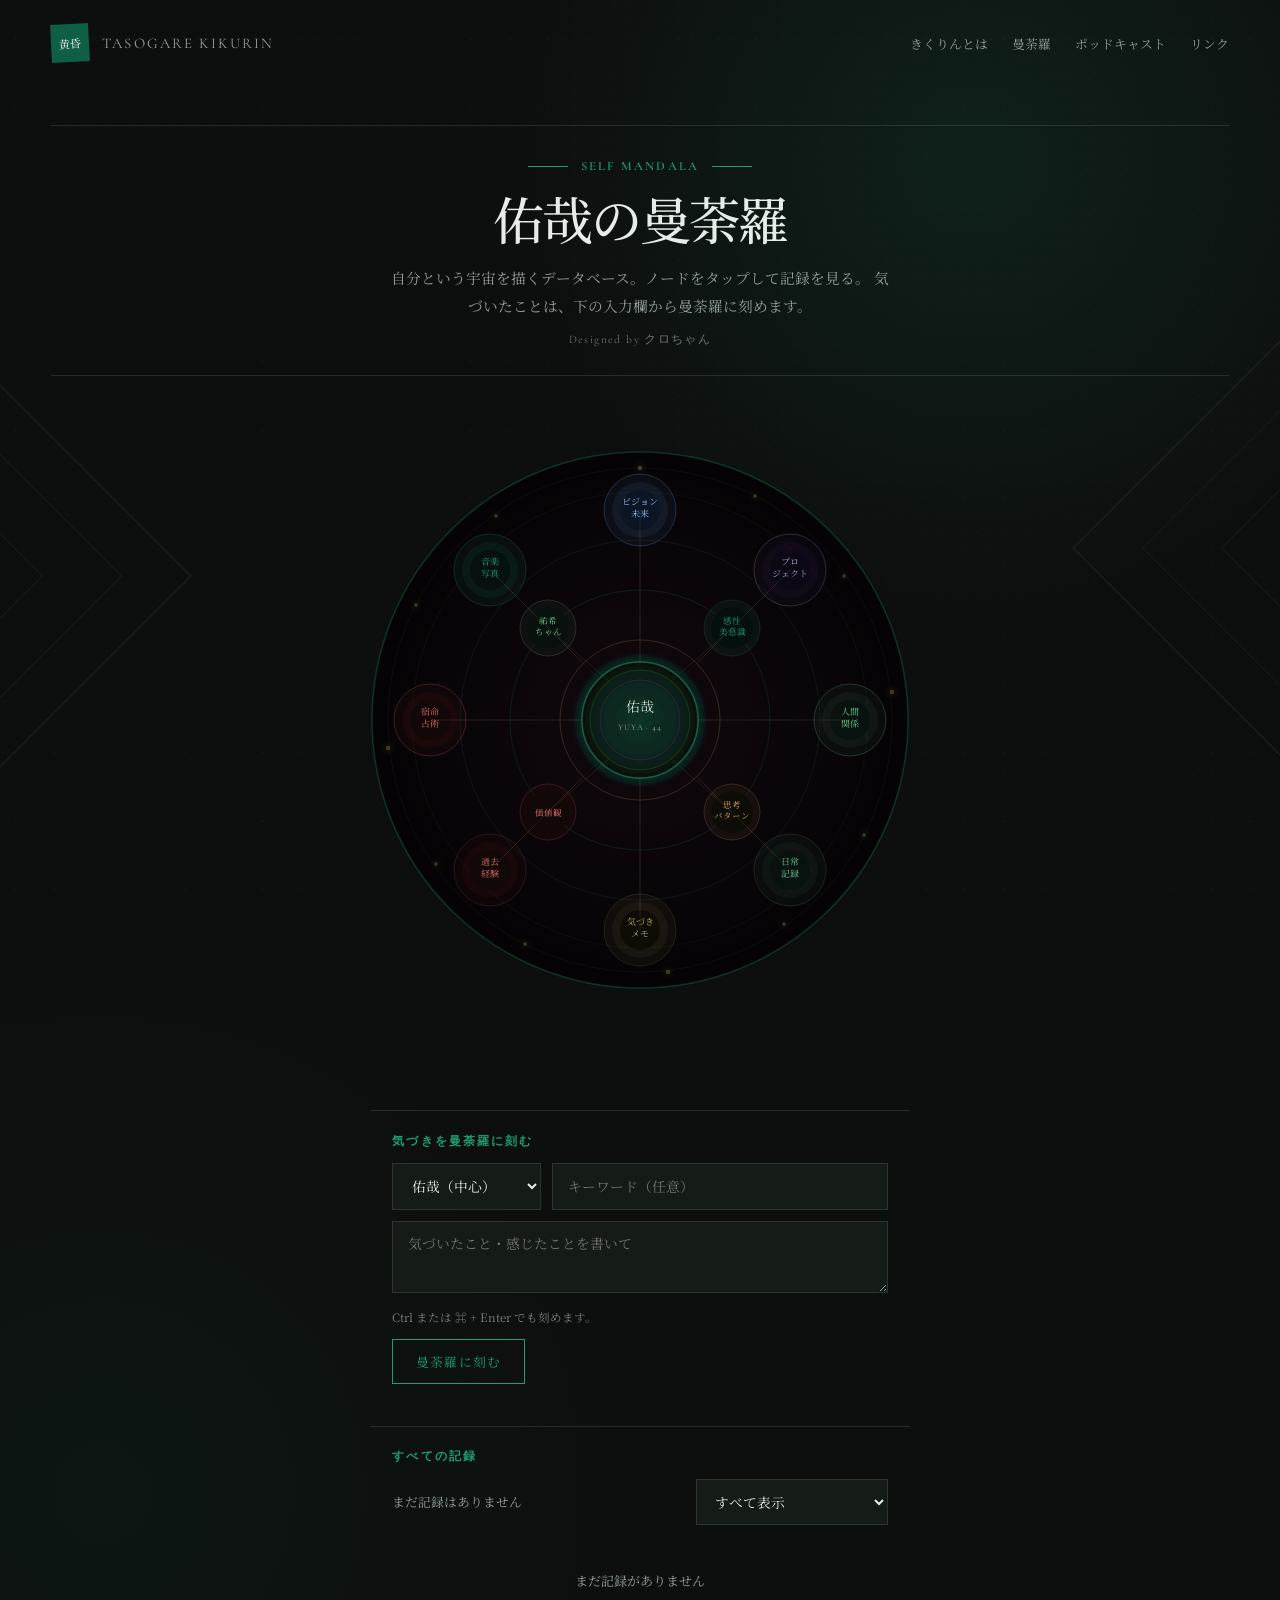
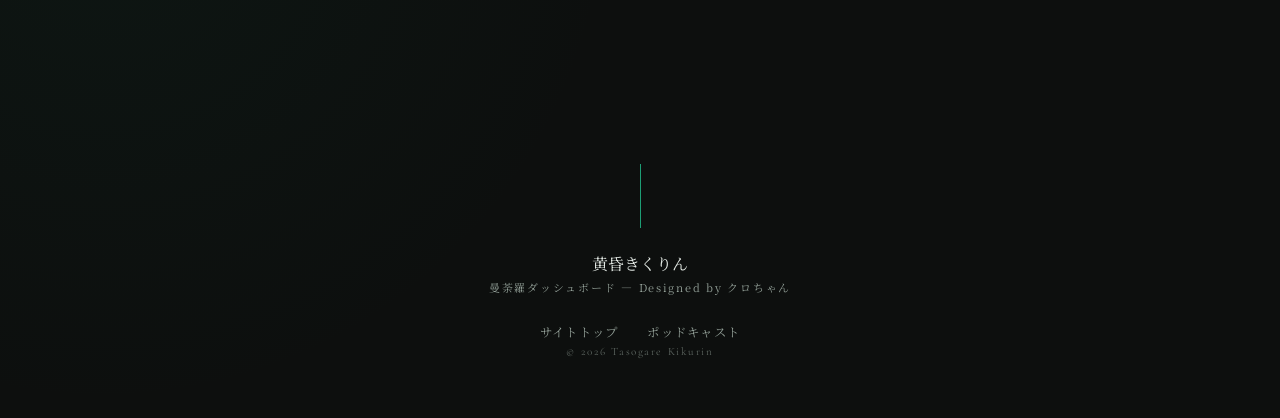
<file: mandala.html>
<!DOCTYPE html>
<html lang="ja">
  <head>
    <meta charset="UTF-8" />
    <meta name="viewport" content="width=device-width, initial-scale=1.0" />
    <title>佑哉の曼荼羅｜黄昏きくりん</title>
    <meta
      name="description"
      content="クロちゃんとつくった、佑哉の曼荼羅ダッシュボード。ノードをタップして、気づきを刻む。"
    />
    <meta name="theme-color" content="#0d0f0e" />
    <link rel="preconnect" href="https://fonts.googleapis.com" />
    <link rel="preconnect" href="https://fonts.gstatic.com" crossorigin />
    <link
      href="https://fonts.googleapis.com/css2?family=Cormorant+Garamond:wght@500;600;700&family=Noto+Serif+JP:wght@400;500;600;700&display=swap"
      rel="stylesheet"
    />
    <link rel="stylesheet" href="./styles.css?v=7" />
    <link rel="stylesheet" href="./mandala.css?v=2" />
  </head>
  <body>
    <div class="grain" aria-hidden="true"></div>
    <div class="sacred-lines sacred-lines-left" aria-hidden="true"></div>
    <div class="sacred-lines sacred-lines-right" aria-hidden="true"></div>

    <header class="hero mandala-page">
      <nav class="nav" aria-label="メインナビゲーション">
        <a class="brand" href="./index.html" aria-label="黄昏きくりん ホーム">
          <span>黄昏</span>
          <span class="brand-name">Tasogare Kikurin</span>
        </a>
        <div class="nav-links">
          <a href="./index.html#about">きくりんとは</a>
          <a href="./index.html#mandala" aria-current="page">曼荼羅</a>
          <a href="./index.html#podcast">ポッドキャスト</a>
          <a href="./index.html#links">リンク</a>
        </div>
      </nav>

      <div class="mandala-page-header">
        <p class="eyebrow">Self Mandala</p>
        <h1>佑哉の曼荼羅</h1>
        <p class="mandala-subtitle">
          自分という宇宙を描くデータベース。ノードをタップして記録を見る。
          気づいたことは、下の入力欄から曼荼羅に刻めます。
        </p>
        <p class="mandala-credit">Designed by クロちゃん</p>
      </div>
    </header>

    <main class="mandala-page">
      <div class="mandala-wrap">
        <svg class="mandala-dashboard" viewBox="0 0 560 560" xmlns="http://www.w3.org/2000/svg" role="img" aria-label="佑哉の曼荼羅。各ノードをタップして詳細を表示">
          <defs>
            <filter id="glow-gold">
              <feGaussianBlur stdDeviation="5" result="b" />
              <feMerge><feMergeNode in="b" /><feMergeNode in="SourceGraphic" /></feMerge>
            </filter>
            <filter id="glow-sm">
              <feGaussianBlur stdDeviation="3" result="b" />
              <feMerge><feMergeNode in="b" /><feMergeNode in="SourceGraphic" /></feMerge>
            </filter>
            <radialGradient id="bgGrad" cx="50%" cy="50%" r="50%">
              <stop offset="0%" stop-color="#12080e" />
              <stop offset="100%" stop-color="#050305" />
            </radialGradient>
            <radialGradient id="centerGrad" cx="50%" cy="50%" r="50%">
              <stop offset="0%" stop-color="#0f2a1f" />
              <stop offset="100%" stop-color="#0a100e" />
            </radialGradient>
          </defs>

          <circle cx="280" cy="280" r="268" fill="url(#bgGrad)" stroke="rgba(29,158,117,0.28)" stroke-width="1.5" />
          <circle cx="280" cy="280" r="252" fill="none" stroke="rgba(183,166,103,0.06)" stroke-width="1" />
          <circle cx="280" cy="280" r="228" fill="none" stroke="rgba(183,166,103,0.08)" stroke-width="0.8" />
          <circle cx="280" cy="280" r="180" fill="none" stroke="rgba(29,158,117,0.12)" stroke-width="1" />
          <circle cx="280" cy="280" r="130" fill="none" stroke="rgba(29,158,117,0.16)" stroke-width="1" />
          <circle cx="280" cy="280" r="80" fill="none" stroke="rgba(183,166,103,0.22)" stroke-width="1" />

          <g opacity="0.06" stroke="#b7a667" stroke-width="1" fill="none">
            <line x1="280" y1="52" x2="280" y2="508" />
            <line x1="52" y1="280" x2="508" y2="280" />
            <line x1="118" y1="118" x2="442" y2="442" />
            <line x1="442" y1="118" x2="118" y2="442" />
          </g>

          <g fill="rgba(183,166,103,0.3)" filter="url(#glow-sm)">
            <circle cx="280" cy="28" r="2.2" />
            <circle cx="395" cy="56" r="1.8" />
            <circle cx="484" cy="136" r="1.8" />
            <circle cx="532" cy="252" r="2.2" />
            <circle cx="504" cy="395" r="1.8" />
            <circle cx="424" cy="484" r="1.8" />
            <circle cx="308" cy="532" r="2.2" />
            <circle cx="165" cy="504" r="1.8" />
            <circle cx="76" cy="424" r="1.8" />
            <circle cx="28" cy="308" r="2.2" />
            <circle cx="56" cy="165" r="1.8" />
            <circle cx="136" cy="76" r="1.8" />
          </g>

          <g class="node-group" onclick="selectNode('vision')" id="nd-vision">
            <circle cx="280" cy="70" r="36" fill="rgba(96,165,250,0.06)" class="node-circle" />
            <circle cx="280" cy="70" r="36" fill="none" stroke="rgba(96,165,250,0.4)" stroke-width="1" class="node-ring" opacity="0.6" />
            <circle cx="280" cy="70" r="28" fill="rgba(96,165,250,0.08)" />
            <circle cx="280" cy="70" r="20" fill="rgba(12,20,35,0.9)" />
            <text x="280" y="65" text-anchor="middle" fill="#93c5fd" font-size="9" font-family="'Noto Serif JP',serif">ビジョン</text>
            <text x="280" y="77" text-anchor="middle" fill="#93c5fd" font-size="9" font-family="'Noto Serif JP',serif">未来</text>
          </g>

          <g class="node-group" onclick="selectNode('project')" id="nd-project">
            <circle cx="430" cy="130" r="36" fill="rgba(74,42,107,0.08)" class="node-circle" />
            <circle cx="430" cy="130" r="36" fill="none" stroke="rgba(179,157,219,0.4)" stroke-width="1" class="node-ring" opacity="0.6" />
            <circle cx="430" cy="130" r="28" fill="rgba(74,42,107,0.1)" />
            <circle cx="430" cy="130" r="20" fill="rgba(12,8,20,0.9)" />
            <text x="430" y="125" text-anchor="middle" fill="#b39ddb" font-size="9" font-family="'Noto Serif JP',serif">プロ</text>
            <text x="430" y="137" text-anchor="middle" fill="#b39ddb" font-size="9" font-family="'Noto Serif JP',serif">ジェクト</text>
          </g>

          <g class="node-group" onclick="selectNode('relation')" id="nd-relation">
            <circle cx="490" cy="280" r="36" fill="rgba(78,139,107,0.07)" class="node-circle" />
            <circle cx="490" cy="280" r="36" fill="none" stroke="rgba(111,207,151,0.4)" stroke-width="1" class="node-ring" opacity="0.6" />
            <circle cx="490" cy="280" r="28" fill="rgba(78,139,107,0.08)" />
            <circle cx="490" cy="280" r="20" fill="rgba(8,18,14,0.9)" />
            <text x="490" y="275" text-anchor="middle" fill="#6fcf97" font-size="9" font-family="'Noto Serif JP',serif">人間</text>
            <text x="490" y="287" text-anchor="middle" fill="#6fcf97" font-size="9" font-family="'Noto Serif JP',serif">関係</text>
          </g>

          <g class="node-group" onclick="selectNode('daily')" id="nd-daily">
            <circle cx="430" cy="430" r="36" fill="rgba(78,139,107,0.06)" class="node-circle" />
            <circle cx="430" cy="430" r="36" fill="none" stroke="rgba(111,207,151,0.3)" stroke-width="1" class="node-ring" opacity="0.5" />
            <circle cx="430" cy="430" r="28" fill="rgba(78,139,107,0.07)" />
            <circle cx="430" cy="430" r="20" fill="rgba(8,18,14,0.9)" />
            <text x="430" y="425" text-anchor="middle" fill="#6fcf97" font-size="9" font-family="'Noto Serif JP',serif">日常</text>
            <text x="430" y="437" text-anchor="middle" fill="#6fcf97" font-size="9" font-family="'Noto Serif JP',serif">記録</text>
          </g>

          <g class="node-group" onclick="selectNode('insight')" id="nd-insight">
            <circle cx="280" cy="490" r="36" fill="rgba(183,166,103,0.05)" class="node-circle" />
            <circle cx="280" cy="490" r="36" fill="none" stroke="rgba(183,166,103,0.3)" stroke-width="1" class="node-ring" opacity="0.5" />
            <circle cx="280" cy="490" r="28" fill="rgba(183,166,103,0.06)" />
            <circle cx="280" cy="490" r="20" fill="rgba(14,12,6,0.9)" />
            <text x="280" y="485" text-anchor="middle" fill="#b7a667" font-size="9" font-family="'Noto Serif JP',serif">気づき</text>
            <text x="280" y="497" text-anchor="middle" fill="#b7a667" font-size="9" font-family="'Noto Serif JP',serif">メモ</text>
          </g>

          <g class="node-group" onclick="selectNode('past')" id="nd-past">
            <circle cx="130" cy="430" r="36" fill="rgba(139,32,32,0.06)" class="node-circle" />
            <circle cx="130" cy="430" r="36" fill="none" stroke="rgba(224,112,112,0.3)" stroke-width="1" class="node-ring" opacity="0.5" />
            <circle cx="130" cy="430" r="28" fill="rgba(139,32,32,0.07)" />
            <circle cx="130" cy="430" r="20" fill="rgba(18,8,8,0.9)" />
            <text x="130" y="425" text-anchor="middle" fill="#e07070" font-size="9" font-family="'Noto Serif JP',serif">過去</text>
            <text x="130" y="437" text-anchor="middle" fill="#e07070" font-size="9" font-family="'Noto Serif JP',serif">経験</text>
          </g>

          <g class="node-group" onclick="selectNode('destiny')" id="nd-destiny">
            <circle cx="70" cy="280" r="36" fill="rgba(139,32,32,0.07)" class="node-circle" />
            <circle cx="70" cy="280" r="36" fill="none" stroke="rgba(224,112,112,0.4)" stroke-width="1" class="node-ring" opacity="0.6" />
            <circle cx="70" cy="280" r="28" fill="rgba(139,32,32,0.08)" />
            <circle cx="70" cy="280" r="20" fill="rgba(18,8,8,0.9)" />
            <text x="70" y="275" text-anchor="middle" fill="#e07070" font-size="9" font-family="'Noto Serif JP',serif">宿命</text>
            <text x="70" y="287" text-anchor="middle" fill="#e07070" font-size="9" font-family="'Noto Serif JP',serif">占術</text>
          </g>

          <g class="node-group" onclick="selectNode('art')" id="nd-art">
            <circle cx="130" cy="130" r="36" fill="rgba(29,158,117,0.07)" class="node-circle" />
            <circle cx="130" cy="130" r="36" fill="none" stroke="rgba(29,158,117,0.4)" stroke-width="1" class="node-ring" opacity="0.6" />
            <circle cx="130" cy="130" r="28" fill="rgba(29,158,117,0.08)" />
            <circle cx="130" cy="130" r="20" fill="rgba(6,16,16,0.9)" />
            <text x="130" y="125" text-anchor="middle" fill="#1d9e75" font-size="9" font-family="'Noto Serif JP',serif">音楽</text>
            <text x="130" y="137" text-anchor="middle" fill="#1d9e75" font-size="9" font-family="'Noto Serif JP',serif">写真</text>
          </g>

          <g class="node-group" onclick="selectNode('sense')" id="nd-sense">
            <circle cx="372" cy="188" r="28" fill="rgba(29,158,117,0.08)" class="node-circle" />
            <circle cx="372" cy="188" r="28" fill="none" stroke="rgba(29,158,117,0.35)" stroke-width="1" class="node-ring" opacity="0.55" />
            <circle cx="372" cy="188" r="21" fill="rgba(6,16,16,0.92)" />
            <text x="372" y="184" text-anchor="middle" fill="#1d9e75" font-size="8.5" font-family="'Noto Serif JP',serif">感性</text>
            <text x="372" y="195" text-anchor="middle" fill="#1d9e75" font-size="8.5" font-family="'Noto Serif JP',serif">美意識</text>
          </g>

          <g class="node-group" onclick="selectNode('thought')" id="nd-thought">
            <circle cx="372" cy="372" r="28" fill="rgba(180,140,80,0.07)" class="node-circle" />
            <circle cx="372" cy="372" r="28" fill="none" stroke="rgba(212,169,106,0.35)" stroke-width="1" class="node-ring" opacity="0.55" />
            <circle cx="372" cy="372" r="21" fill="rgba(14,12,6,0.92)" />
            <text x="372" y="368" text-anchor="middle" fill="#d4a96a" font-size="8.5" font-family="'Noto Serif JP',serif">思考</text>
            <text x="372" y="379" text-anchor="middle" fill="#d4a96a" font-size="8.5" font-family="'Noto Serif JP',serif">パターン</text>
          </g>

          <g class="node-group" onclick="selectNode('value')" id="nd-value">
            <circle cx="188" cy="372" r="28" fill="rgba(139,32,32,0.07)" class="node-circle" />
            <circle cx="188" cy="372" r="28" fill="none" stroke="rgba(224,112,112,0.35)" stroke-width="1" class="node-ring" opacity="0.55" />
            <circle cx="188" cy="372" r="21" fill="rgba(18,8,8,0.92)" />
            <text x="188" y="376" text-anchor="middle" fill="#e07070" font-size="8.5" font-family="'Noto Serif JP',serif">価値観</text>
          </g>

          <g class="node-group" onclick="selectNode('yuki')" id="nd-yuki">
            <circle cx="188" cy="188" r="28" fill="rgba(78,139,107,0.08)" class="node-circle" />
            <circle cx="188" cy="188" r="28" fill="none" stroke="rgba(111,207,151,0.35)" stroke-width="1" class="node-ring" opacity="0.55" />
            <circle cx="188" cy="188" r="21" fill="rgba(8,18,14,0.92)" />
            <text x="188" y="184" text-anchor="middle" fill="#6fcf97" font-size="8.5" font-family="'Noto Serif JP',serif">祐希</text>
            <text x="188" y="195" text-anchor="middle" fill="#6fcf97" font-size="8.5" font-family="'Noto Serif JP',serif">ちゃん</text>
          </g>

          <circle cx="280" cy="280" r="58" fill="url(#centerGrad)" stroke="rgba(29,158,117,0.5)" stroke-width="1.5" filter="url(#glow-gold)" class="node-group" style="cursor:pointer" onclick="selectNode('core')" />
          <circle cx="280" cy="280" r="50" fill="rgba(29,158,117,0.06)" stroke="rgba(29,158,117,0.3)" stroke-width="0.8" />
          <circle cx="280" cy="280" r="40" fill="rgba(29,158,117,0.04)" stroke="rgba(183,166,103,0.2)" stroke-width="0.6" />
          <text x="280" y="272" text-anchor="middle" fill="#e6ece7" font-size="14" font-family="'Noto Serif JP',serif" font-weight="300" style="cursor:pointer" onclick="selectNode('core')">佑哉</text>
          <text x="280" y="290" text-anchor="middle" fill="#93a098" font-size="8.5" font-family="'Cormorant Garamond',serif" letter-spacing="0.1em" style="cursor:pointer" onclick="selectNode('core')">YUYA · 44</text>
          <circle cx="280" cy="280" r="62" fill="none" stroke="rgba(29,158,117,0.12)" stroke-width="6" filter="url(#glow-gold)" opacity="0.5" />

          <g stroke="rgba(183,166,103,0.12)" stroke-width="1" fill="none">
            <line x1="280" y1="222" x2="280" y2="70" />
            <line x1="338" y1="222" x2="430" y2="130" />
            <line x1="338" y1="280" x2="490" y2="280" />
            <line x1="338" y1="338" x2="430" y2="430" />
            <line x1="280" y1="338" x2="280" y2="490" />
            <line x1="222" y1="338" x2="130" y2="430" />
            <line x1="222" y1="280" x2="70" y2="280" />
            <line x1="222" y1="222" x2="130" y2="130" />
            <line x1="308" y1="244" x2="372" y2="188" />
            <line x1="308" y1="316" x2="372" y2="372" />
            <line x1="252" y1="316" x2="188" y2="372" />
            <line x1="252" y1="244" x2="188" y2="188" />
          </g>
        </svg>
      </div>

      <div class="mandala-panel">
        <div class="detail-box" id="detailBox">
          <div class="detail-title" id="detailTitle"></div>
          <div class="detail-desc" id="detailDesc"></div>
          <div class="detail-notes" id="detailNotes"></div>
        </div>
      </div>

      <hr class="mandala-divider" />

      <div class="mandala-input">
        <span class="mandala-label">気づきを曼荼羅に刻む</span>
        <div class="field-row">
          <select id="catSelect" class="field-select">
            <option value="core">佑哉（中心）</option>
            <option value="vision">ビジョン・未来</option>
            <option value="project">プロジェクト</option>
            <option value="relation">人間関係</option>
            <option value="daily">日常の記録</option>
            <option value="insight">気づき・メモ</option>
            <option value="past">過去・経験</option>
            <option value="destiny">宿命・占術</option>
            <option value="art">音楽・写真</option>
            <option value="sense">感性・美意識</option>
            <option value="thought">思考パターン</option>
            <option value="value">価値観</option>
            <option value="yuki">祐希ちゃん</option>
          </select>
          <input type="text" id="tagInput" class="field-input" placeholder="キーワード（任意）" />
        </div>
        <textarea id="noteInput" class="field-textarea" placeholder="気づいたこと・感じたことを書いて"></textarea>
        <p class="field-help">Ctrl または ⌘ + Enter でも刻めます。</p>
        <button class="add-btn" type="button" onclick="addNote()">曼荼羅に刻む</button>
      </div>

      <hr class="mandala-divider" />

      <div class="mandala-log">
        <span class="mandala-label">すべての記録</span>
        <div class="log-toolbar">
          <p id="logSummary" class="log-summary">0件の記録</p>
          <select id="logFilter" class="field-select field-select-small" aria-label="記録をカテゴリで絞り込む">
            <option value="all">すべて表示</option>
            <option value="core">佑哉（中心）</option>
            <option value="vision">ビジョン・未来</option>
            <option value="project">プロジェクト</option>
            <option value="relation">人間関係</option>
            <option value="daily">日常の記録</option>
            <option value="insight">気づき・メモ</option>
            <option value="past">過去・経験</option>
            <option value="destiny">宿命・占術</option>
            <option value="art">音楽・写真</option>
            <option value="sense">感性・美意識</option>
            <option value="thought">思考パターン</option>
            <option value="value">価値観</option>
            <option value="yuki">祐希ちゃん</option>
          </select>
        </div>
        <div id="logList" class="log-grid">
          <p class="log-empty">まだ記録がありません</p>
        </div>
      </div>
    </main>

    <footer class="footer">
      <p>黄昏きくりん</p>
      <p class="footer-note">曼荼羅ダッシュボード — Designed by クロちゃん</p>
      <nav class="footer-links" aria-label="フッターナビゲーション">
        <a href="./index.html">サイトトップ</a>
        <a href="./index.html#podcast">ポッドキャスト</a>
      </nav>
      <p class="footer-copyright">&copy; <span id="year"></span> Tasogare Kikurin</p>
    </footer>

    <script src="./script.js?v=4"></script>
    <script src="./mandala.js?v=2"></script>
  </body>
</html>
</file>
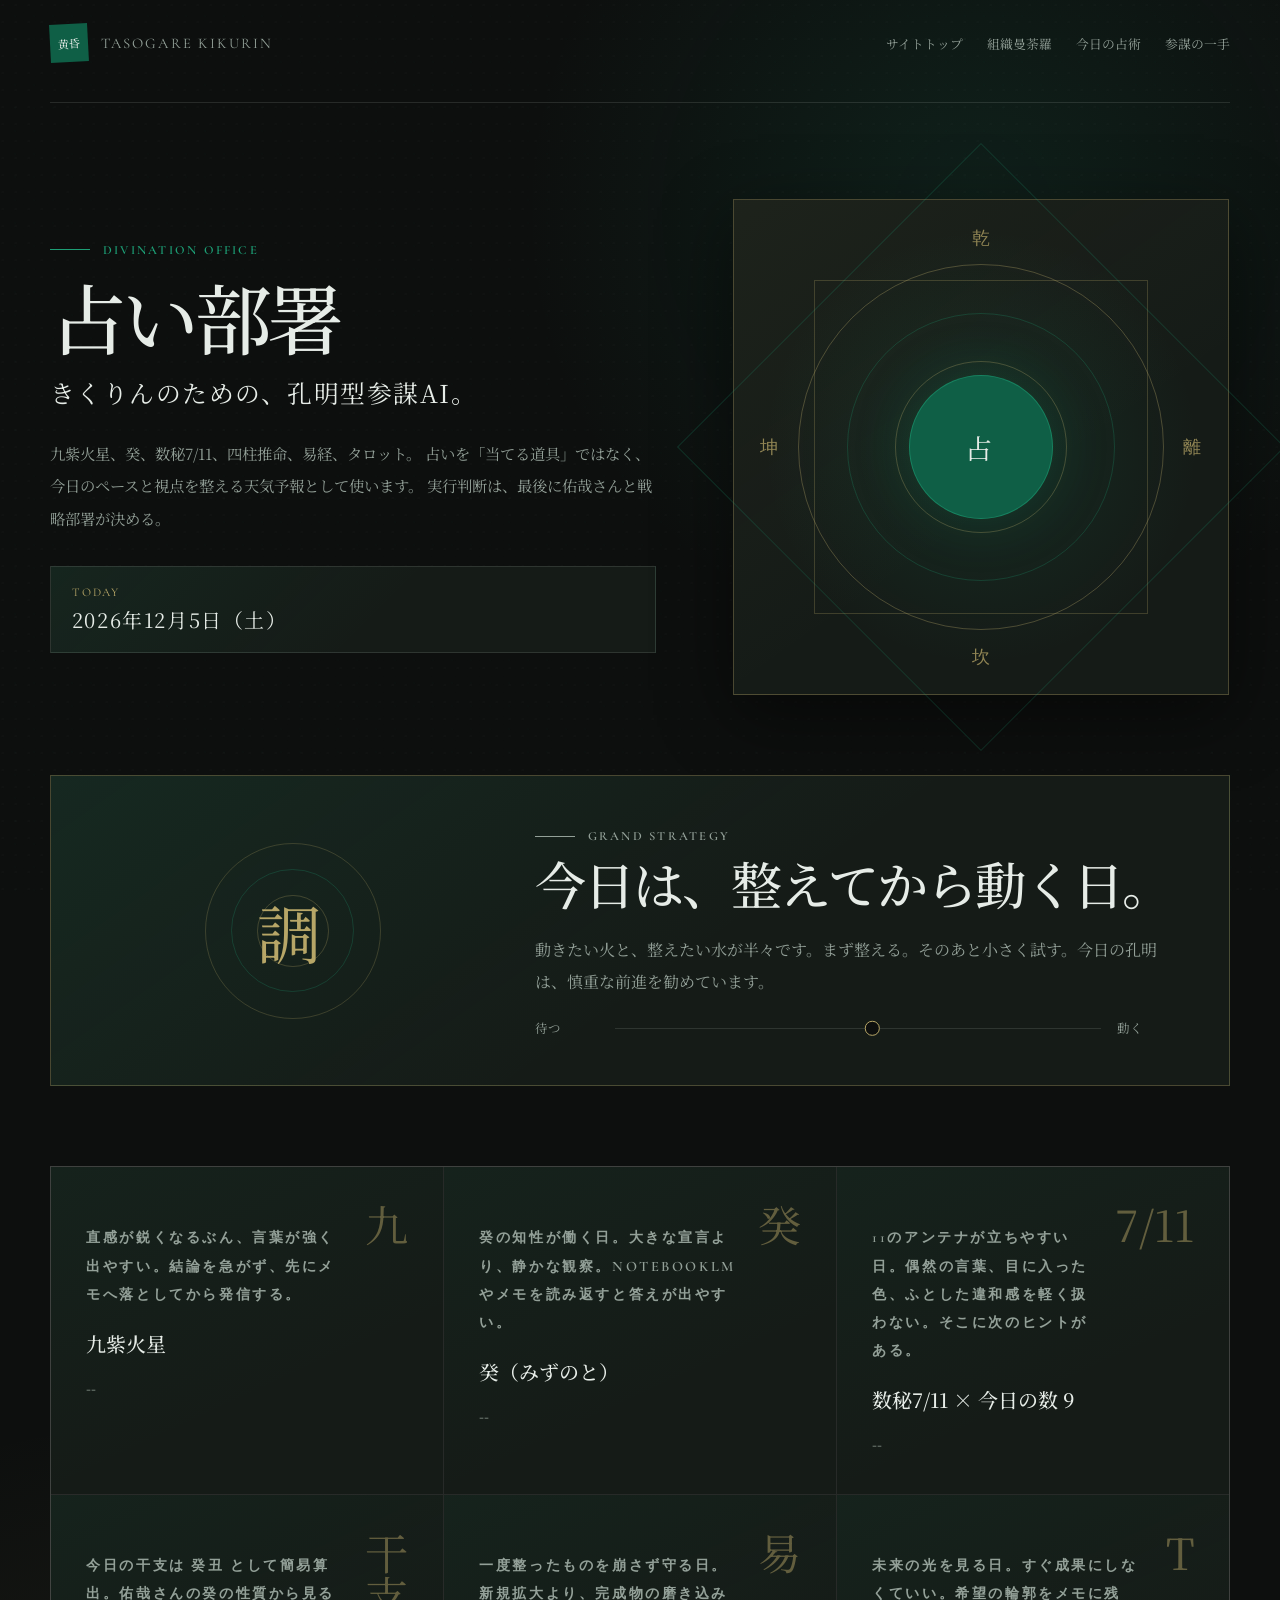
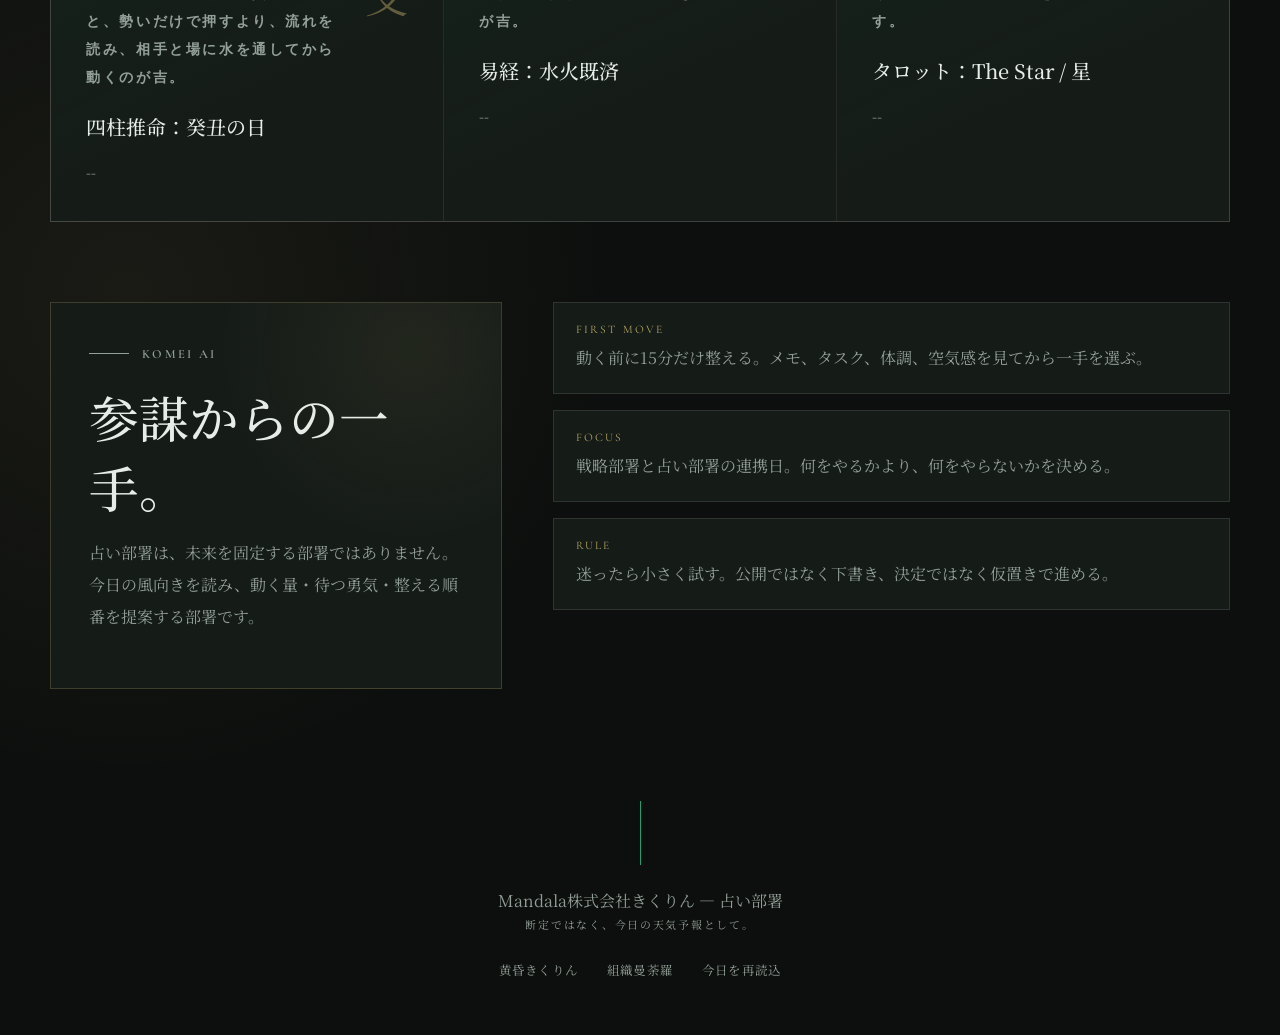
<file: uranai.html>
<!DOCTYPE html>
<html lang="ja">
  <head>
    <meta charset="UTF-8" />
    <meta name="viewport" content="width=device-width, initial-scale=1.0" />
    <title>占い部署｜Mandala株式会社きくりん</title>
    <meta
      name="description"
      content="Mandala株式会社きくりんの占い部署。九紫火星、癸、数秘7/11、四柱推命、易経、タロットから今日のきくりんへの指針を出す参謀AI。"
    />
    <meta name="theme-color" content="#0d0f0e" />
    <link rel="preconnect" href="https://fonts.googleapis.com" />
    <link rel="preconnect" href="https://fonts.gstatic.com" crossorigin />
    <link
      href="https://fonts.googleapis.com/css2?family=Cormorant+Garamond:wght@500;600;700&family=Noto+Serif+JP:wght@400;500;600;700&display=swap"
      rel="stylesheet"
    />
    <style>
      :root {
        --bg: #0d0f0e;
        --surface: #151b17;
        --surface-light: #1a221d;
        --text: #e6ece7;
        --muted: #93a098;
        --green: #1d9e75;
        --green-deep: #0f5f46;
        --gold: #b7a667;
        --gold-soft: rgba(183, 166, 103, 0.24);
        --line: rgba(230, 236, 231, 0.12);
        --fire: #d68a4a;
        --water: #78b7c5;
        --shadow: rgba(0, 0, 0, 0.48);
      }

      * {
        box-sizing: border-box;
      }

      html {
        scroll-behavior: smooth;
      }

      body {
        margin: 0;
        min-height: 100vh;
        overflow-x: hidden;
        color: var(--text);
        font-family: "Noto Serif JP", serif;
        background:
          radial-gradient(circle at 76% 8%, rgba(29, 158, 117, 0.12), transparent 28rem),
          radial-gradient(circle at 10% 72%, rgba(183, 166, 103, 0.08), transparent 30rem),
          var(--bg);
      }

      body::before {
        position: fixed;
        inset: 0;
        z-index: -3;
        content: "";
        opacity: 0.32;
        background-image:
          repeating-linear-gradient(0deg, transparent 0 7px, rgba(255, 255, 255, 0.018) 8px),
          repeating-linear-gradient(90deg, transparent 0 11px, rgba(29, 158, 117, 0.016) 12px);
        pointer-events: none;
      }

      a {
        color: inherit;
        text-decoration: none;
      }

      .grain {
        position: fixed;
        inset: 0;
        z-index: -2;
        opacity: 0.5;
        pointer-events: none;
        background:
          radial-gradient(circle at 20% 30%, rgba(255, 255, 255, 0.035) 0 1px, transparent 1.5px) 0 0 / 13px 17px,
          radial-gradient(circle at 80% 70%, rgba(29, 158, 117, 0.035) 0 1px, transparent 1.5px) 0 0 / 19px 23px;
      }

      .page {
        width: min(1180px, calc(100% - 2.4rem));
        margin: 0 auto;
      }

      .nav {
        display: flex;
        align-items: center;
        justify-content: space-between;
        gap: 2rem;
        padding: 1.5rem 0 2.5rem;
        border-bottom: 1px solid var(--line);
      }

      .brand {
        display: flex;
        align-items: center;
        gap: 0.8rem;
        color: var(--muted);
        font-family: "Cormorant Garamond", serif;
        font-size: 0.92rem;
        letter-spacing: 0.14em;
        text-transform: uppercase;
      }

      .brand-mark {
        display: grid;
        width: 2.4rem;
        height: 2.4rem;
        place-items: center;
        color: var(--text);
        background: var(--green-deep);
        font-family: "Noto Serif JP", serif;
        font-size: 0.7rem;
        letter-spacing: 0.08em;
        transform: rotate(-3deg);
      }

      .nav-links {
        display: flex;
        gap: 1.5rem;
        flex-wrap: wrap;
      }

      .nav-links a {
        position: relative;
        color: var(--muted);
        font-size: 0.8rem;
      }

      .nav-links a::after {
        position: absolute;
        right: 0;
        bottom: -0.5rem;
        left: 0;
        height: 1px;
        content: "";
        background: var(--green);
        transform: scaleX(0);
        transform-origin: right;
        transition: transform 250ms ease;
      }

      .nav-links a:hover::after {
        transform: scaleX(1);
        transform-origin: left;
      }

      .hero {
        display: grid;
        grid-template-columns: minmax(0, 1fr) minmax(320px, 0.82fr);
        gap: clamp(2rem, 6vw, 5.6rem);
        align-items: center;
        min-height: 72vh;
        padding: clamp(3rem, 8vw, 6rem) 0 5rem;
      }

      .eyebrow,
      .section-kicker {
        display: flex;
        align-items: center;
        gap: 0.8rem;
        margin: 0;
        color: var(--green);
        font-family: "Cormorant Garamond", serif;
        font-size: 0.78rem;
        font-weight: 600;
        letter-spacing: 0.18em;
        text-transform: uppercase;
      }

      .eyebrow::before,
      .section-kicker::before {
        width: 2.5rem;
        height: 1px;
        content: "";
        background: currentColor;
      }

      h1,
      h2,
      h3,
      p {
        margin-top: 0;
      }

      h1,
      h2,
      h3 {
        font-weight: 500;
      }

      h1 {
        margin: 1rem 0 0;
        font-size: clamp(3rem, 6vw, 5.8rem);
        letter-spacing: -0.06em;
        line-height: 1.1;
      }

      .hero-subtitle {
        margin: 1rem 0 0;
        color: var(--text);
        font-size: clamp(1.12rem, 2vw, 1.55rem);
        letter-spacing: 0.06em;
      }

      .lead {
        max-width: 42rem;
        margin: 1.7rem 0 0;
        color: var(--muted);
        font-size: 0.96rem;
        line-height: 2.1;
      }

      .date-card {
        margin-top: 2rem;
        padding: 1.15rem 1.3rem;
        border: 1px solid var(--line);
        background:
          linear-gradient(135deg, rgba(29, 158, 117, 0.08), transparent 55%),
          var(--surface);
      }

      .date-label {
        margin: 0 0 0.35rem;
        color: var(--gold);
        font-family: "Cormorant Garamond", serif;
        font-size: 0.74rem;
        letter-spacing: 0.16em;
        text-transform: uppercase;
      }

      .today {
        margin: 0;
        font-size: 1.25rem;
        letter-spacing: 0.08em;
      }

      .oracle-visual {
        position: relative;
        display: grid;
        place-items: center;
        min-height: 31rem;
      }

      .oracle-frame {
        position: relative;
        width: min(31rem, 100%);
        aspect-ratio: 1;
        border: 1px solid rgba(183, 166, 103, 0.32);
        background:
          radial-gradient(circle at center, rgba(29, 158, 117, 0.12), transparent 62%),
          linear-gradient(145deg, rgba(183, 166, 103, 0.05), transparent 60%),
          var(--surface);
        box-shadow: 0 20px 70px var(--shadow);
      }

      .oracle-frame::before,
      .oracle-frame::after {
        position: absolute;
        inset: 2rem;
        border: 1px solid rgba(29, 158, 117, 0.22);
        content: "";
        transform: rotate(45deg);
      }

      .oracle-frame::after {
        inset: 5rem;
        border-color: rgba(183, 166, 103, 0.26);
        transform: rotate(0deg);
      }

      .oracle-circle {
        position: absolute;
        inset: 4rem;
        border: 1px solid rgba(183, 166, 103, 0.34);
        border-radius: 50%;
      }

      .oracle-circle::before,
      .oracle-circle::after {
        position: absolute;
        inset: 3rem;
        border: 1px solid rgba(29, 158, 117, 0.25);
        border-radius: inherit;
        content: "";
      }

      .oracle-circle::after {
        inset: 6rem;
        border-color: rgba(183, 166, 103, 0.32);
      }

      .compass {
        position: absolute;
        inset: 50%;
        display: grid;
        width: 9rem;
        height: 9rem;
        place-items: center;
        border: 1px solid rgba(29, 158, 117, 0.56);
        border-radius: 50%;
        background: var(--green-deep);
        color: var(--text);
        font-size: 1.7rem;
        letter-spacing: 0.2em;
        transform: translate(-50%, -50%);
        box-shadow: 0 0 60px rgba(29, 158, 117, 0.18);
      }

      .trigram {
        position: absolute;
        color: rgba(183, 166, 103, 0.76);
        font-family: "Cormorant Garamond", serif;
        font-size: 1.1rem;
        letter-spacing: 0.08em;
      }

      .tri-top { top: 1.6rem; left: 50%; transform: translateX(-50%); }
      .tri-right { top: 50%; right: 1.6rem; transform: translateY(-50%); }
      .tri-bottom { bottom: 1.6rem; left: 50%; transform: translateX(-50%); }
      .tri-left { top: 50%; left: 1.6rem; transform: translateY(-50%); }

      .judgement-section {
        padding: 0 0 5rem;
      }

      .judgement-card {
        display: grid;
        grid-template-columns: minmax(0, 0.75fr) minmax(0, 1.25fr);
        gap: clamp(1.6rem, 4vw, 3rem);
        align-items: center;
        padding: clamp(1.8rem, 4vw, 3rem);
        border: 1px solid rgba(183, 166, 103, 0.32);
        background:
          linear-gradient(145deg, rgba(29, 158, 117, 0.1), transparent 56%),
          var(--surface);
      }

      .decision-meter {
        position: relative;
        min-height: 12rem;
        display: grid;
        place-items: center;
      }

      .meter-ring {
        position: absolute;
        width: 11rem;
        height: 11rem;
        border: 1px solid var(--gold-soft);
        border-radius: 50%;
      }

      .meter-ring::before,
      .meter-ring::after {
        position: absolute;
        inset: 1.6rem;
        border: 1px solid rgba(29, 158, 117, 0.24);
        border-radius: 50%;
        content: "";
      }

      .meter-ring::after {
        inset: 3.2rem;
        border-color: rgba(183, 166, 103, 0.28);
      }

      .decision-word {
        position: relative;
        z-index: 1;
        margin: 0;
        color: var(--gold);
        font-size: clamp(2.2rem, 5vw, 4rem);
        letter-spacing: 0.12em;
      }

      .decision-copy h2 {
        margin: 0 0 1rem;
        font-size: clamp(2rem, 4vw, 3.6rem);
        letter-spacing: -0.04em;
        line-height: 1.35;
      }

      .decision-copy p {
        color: var(--muted);
        line-height: 2;
      }

      .score-row {
        display: grid;
        grid-template-columns: 4rem 1fr 4rem;
        gap: 1rem;
        align-items: center;
        margin-top: 1.3rem;
        color: var(--muted);
        font-size: 0.78rem;
        letter-spacing: 0.08em;
      }

      .score-track {
        position: relative;
        height: 1px;
        background: var(--line);
      }

      .score-pointer {
        position: absolute;
        top: 50%;
        left: 50%;
        width: 0.9rem;
        height: 0.9rem;
        border: 1px solid var(--gold);
        border-radius: 50%;
        background: var(--bg);
        transform: translate(-50%, -50%);
      }

      .reading-grid {
        display: grid;
        grid-template-columns: repeat(3, minmax(0, 1fr));
        gap: 1px;
        overflow: hidden;
        border: 1px solid var(--line);
        background: var(--line);
      }

      .reading-card {
        min-height: 18rem;
        padding: clamp(1.5rem, 3vw, 2.2rem);
        background:
          linear-gradient(155deg, rgba(29, 158, 117, 0.055), transparent 65%),
          var(--surface);
      }

      .reading-top {
        display: flex;
        align-items: baseline;
        justify-content: space-between;
        gap: 1rem;
        margin-bottom: 1.2rem;
      }

      .reading-label {
        margin: 0;
        color: var(--green);
        font-family: "Cormorant Garamond", serif;
        font-size: 0.76rem;
        font-weight: 600;
        letter-spacing: 0.18em;
        text-transform: uppercase;
      }

      .reading-symbol {
        color: rgba(183, 166, 103, 0.48);
        font-size: 2.7rem;
        line-height: 1;
      }

      .reading-card h3 {
        margin: 0 0 0.9rem;
        color: var(--text);
        font-size: 1.25rem;
        line-height: 1.6;
      }

      .reading-card p {
        margin: 0;
        color: var(--muted);
        font-size: 0.9rem;
        line-height: 1.95;
      }

      .strategist {
        display: grid;
        grid-template-columns: minmax(0, 0.8fr) minmax(0, 1.2fr);
        gap: clamp(1.8rem, 4vw, 4rem);
        align-items: start;
        padding: 5rem 0 6rem;
      }

      .strategist-card {
        position: sticky;
        top: 1.5rem;
        padding: clamp(1.6rem, 3vw, 2.4rem);
        border: 1px solid var(--gold-soft);
        background:
          radial-gradient(circle at 80% 12%, rgba(183, 166, 103, 0.08), transparent 12rem),
          var(--surface);
      }

      .strategist-card h2 {
        margin: 1rem 0 1rem;
        font-size: clamp(1.8rem, 4vw, 3.1rem);
        line-height: 1.4;
      }

      .strategist-card p {
        color: var(--muted);
        line-height: 2;
      }

      .action-list {
        display: grid;
        gap: 1rem;
      }

      .action-item {
        padding: 1.2rem 1.4rem;
        border: 1px solid var(--line);
        background: var(--surface);
      }

      .action-item span {
        display: block;
        margin-bottom: 0.45rem;
        color: var(--gold);
        font-family: "Cormorant Garamond", serif;
        font-size: 0.72rem;
        letter-spacing: 0.18em;
        text-transform: uppercase;
      }

      .action-item p {
        margin: 0;
        color: var(--muted);
        line-height: 1.9;
      }

      .footer {
        padding: 1rem 1.2rem 3.5rem;
        color: var(--muted);
        text-align: center;
      }

      .footer::before {
        display: block;
        width: 1px;
        height: 4rem;
        margin: 0 auto 1.5rem;
        content: "";
        background: var(--green);
      }

      .footer p {
        margin: 0.25rem 0;
      }

      .footer-note {
        color: var(--muted);
        font-size: 0.68rem;
        letter-spacing: 0.16em;
      }

      .footer-links {
        display: flex;
        flex-wrap: wrap;
        gap: 1.8rem;
        justify-content: center;
        margin-top: 1.8rem;
      }

      .footer-links a {
        color: var(--muted);
        font-size: 0.78rem;
        letter-spacing: 0.1em;
        transition: color 200ms ease;
      }

      .footer-links a:hover {
        color: var(--green);
      }

      [data-reveal] {
        opacity: 0;
        transform: translateY(24px);
        transition: opacity 700ms ease, transform 700ms ease;
      }

      [data-reveal].is-visible {
        opacity: 1;
        transform: translateY(0);
      }

      @media (prefers-reduced-motion: reduce) {
        html {
          scroll-behavior: auto;
        }

        [data-reveal] {
          opacity: 1;
          transform: none;
          transition: none;
        }
      }

      @media (max-width: 900px) {
        .hero,
        .judgement-card,
        .strategist {
          grid-template-columns: 1fr;
        }

        .reading-grid {
          grid-template-columns: repeat(2, minmax(0, 1fr));
        }

        .strategist-card {
          position: static;
        }
      }

      @media (max-width: 600px) {
        .page {
          width: min(100% - 2rem, 1180px);
        }

        .nav {
          display: block;
          padding-bottom: 1.4rem;
        }

        .nav-links {
          gap: 1.15rem;
          margin-top: 1.4rem;
          overflow-x: auto;
          padding-bottom: 0.4rem;
          scrollbar-width: none;
          white-space: nowrap;
        }

        .nav-links::-webkit-scrollbar {
          display: none;
        }

        h1 {
          font-size: 3rem;
        }

        .oracle-visual {
          min-height: 25rem;
        }

        .oracle-frame {
          width: min(24rem, 100%);
        }

        .oracle-frame::before,
        .oracle-frame::after {
          inset: 1.6rem;
        }

        .oracle-frame::after {
          inset: 4rem;
        }

        .oracle-circle {
          inset: 3.2rem;
        }

        .compass {
          width: 7.6rem;
          height: 7.6rem;
          font-size: 1.35rem;
        }

        .reading-grid {
          grid-template-columns: 1fr;
        }

        .score-row {
          grid-template-columns: 3rem 1fr 3rem;
        }
      }
    </style>
  </head>
  <body>
    <div class="grain" aria-hidden="true"></div>

    <div class="page">
      <nav class="nav" aria-label="メインナビゲーション">
        <a class="brand" href="./index.html" aria-label="黄昏きくりん ホーム">
          <span class="brand-mark">黄昏</span>
          <span>Tasogare Kikurin</span>
        </a>
        <div class="nav-links">
          <a href="./index.html">サイトトップ</a>
          <a href="./mandala-org.html">組織曼荼羅</a>
          <a href="#readings">今日の占術</a>
          <a href="#strategy">参謀の一手</a>
        </div>
      </nav>

      <header class="hero">
        <div class="hero-copy" data-reveal>
          <p class="eyebrow">Divination Office</p>
          <h1>占い部署</h1>
          <p class="hero-subtitle">きくりんのための、孔明型参謀AI。</p>
          <p class="lead">
            九紫火星、癸、数秘7/11、四柱推命、易経、タロット。
            占いを「当てる道具」ではなく、今日のペースと視点を整える天気予報として使います。
            実行判断は、最後に佑哉さんと戦略部署が決める。
          </p>
          <div class="date-card">
            <p class="date-label">Today</p>
            <p class="today" id="todayText">--</p>
          </div>
        </div>

        <div class="oracle-visual" data-reveal aria-hidden="true">
          <div class="oracle-frame">
            <div class="oracle-circle"></div>
            <span class="trigram tri-top">乾</span>
            <span class="trigram tri-right">離</span>
            <span class="trigram tri-bottom">坎</span>
            <span class="trigram tri-left">坤</span>
            <div class="compass">占</div>
          </div>
        </div>
      </header>

      <section class="judgement-section" aria-labelledby="decisionTitle">
        <div class="judgement-card" data-reveal>
          <div class="decision-meter">
            <div class="meter-ring" aria-hidden="true"></div>
            <p class="decision-word" id="decisionWord">--</p>
          </div>
          <div class="decision-copy">
            <p class="section-kicker">Grand Strategy</p>
            <h2 id="decisionTitle">今日、動くべきか。</h2>
            <p id="decisionMessage">
              今日の日付を読み込み、各占術から総合判断を出します。
            </p>
            <div class="score-row" aria-label="待つか動くかの目安">
              <span>待つ</span>
              <div class="score-track">
                <span class="score-pointer" id="scorePointer"></span>
              </div>
              <span>動く</span>
            </div>
          </div>
        </div>
      </section>

      <section id="readings" aria-label="今日の占術">
        <div class="reading-grid">
          <article class="reading-card" data-reading="kyusei" data-reveal>
            <div class="reading-top">
              <p class="reading-label">Kyusei</p>
              <span class="reading-symbol">九</span>
            </div>
            <h3>九紫火星</h3>
            <p>--</p>
          </article>

          <article class="reading-card" data-reading="mizunoto" data-reveal>
            <div class="reading-top">
              <p class="reading-label">Day Stem</p>
              <span class="reading-symbol">癸</span>
            </div>
            <h3>癸（みずのと）</h3>
            <p>--</p>
          </article>

          <article class="reading-card" data-reading="numerology" data-reveal>
            <div class="reading-top">
              <p class="reading-label">Numerology</p>
              <span class="reading-symbol">7/11</span>
            </div>
            <h3>数秘7/11</h3>
            <p>--</p>
          </article>

          <article class="reading-card" data-reading="shichu" data-reveal>
            <div class="reading-top">
              <p class="reading-label">Four Pillars</p>
              <span class="reading-symbol">干支</span>
            </div>
            <h3>四柱推命</h3>
            <p>--</p>
          </article>

          <article class="reading-card" data-reading="iching" data-reveal>
            <div class="reading-top">
              <p class="reading-label">I Ching</p>
              <span class="reading-symbol">易</span>
            </div>
            <h3>易経</h3>
            <p>--</p>
          </article>

          <article class="reading-card" data-reading="tarot" data-reveal>
            <div class="reading-top">
              <p class="reading-label">Tarot</p>
              <span class="reading-symbol">T</span>
            </div>
            <h3>タロット</h3>
            <p>--</p>
          </article>
        </div>
      </section>

      <section class="strategist" id="strategy">
        <div class="strategist-card" data-reveal>
          <p class="section-kicker">Komei AI</p>
          <h2>参謀からの一手。</h2>
          <p>
            占い部署は、未来を固定する部署ではありません。
            今日の風向きを読み、動く量・待つ勇気・整える順番を提案する部署です。
          </p>
        </div>
        <div class="action-list" id="actionList" data-reveal>
          <div class="action-item">
            <span>Loading</span>
            <p>今日の指針を読み込んでいます。</p>
          </div>
        </div>
      </section>
    </div>

    <footer class="footer">
      <p>Mandala株式会社きくりん — 占い部署</p>
      <p class="footer-note">断定ではなく、今日の天気予報として。</p>
      <nav class="footer-links" aria-label="フッターナビゲーション">
        <a href="./index.html">黄昏きくりん</a>
        <a href="./mandala-org.html">組織曼荼羅</a>
        <a href="./uranai.html">今日を再読込</a>
      </nav>
    </footer>

    <script>
      const stems = ["甲", "乙", "丙", "丁", "戊", "己", "庚", "辛", "壬", "癸"];
      const branches = ["子", "丑", "寅", "卯", "辰", "巳", "午", "未", "申", "酉", "戌", "亥"];

      const kyuseiReadings = [
        "九紫火星の火が強まる日。見せる、言葉にする、外へ出すことに追い風。ただし焦りの火は短命なので、見せる前に一呼吸置く。",
        "火は灯明として使う日。大きな勝負より、すでにある価値を照らす。Podcastやサイトの見せ方を整えると吉。",
        "直感が鋭くなるぶん、言葉が強く出やすい。結論を急がず、先にメモへ落としてから発信する。",
        "人に見つかる運。小さく公開、静かに共有、反応を見る。この順番なら火が味方になる。",
      ];

      const mizunotoReadings = [
        "癸は雨露の水。大河のように押し切らず、静かに染み込ませる日。無理に突破せず、土台へ水を含ませる。",
        "見えないところを潤す日。整理、下書き、関係性のケアが効く。表より裏方を整えると、後で芽が出る。",
        "小さな違和感を拾う日。違和感は止まれの合図ではなく、流れを変える分岐点。言語化してから動く。",
        "癸の知性が働く日。大きな宣言より、静かな観察。NotebookLMやメモを読み返すと答えが出やすい。",
      ];

      const numerologyReadings = [
        "数秘7の内省と11の直感が同時に立つ日。答えは外より内側にある。ひとり時間を先に確保すると判断が澄む。",
        "11のアンテナが立ちやすい日。偶然の言葉、目に入った色、ふとした違和感を軽く扱わない。そこに次のヒントがある。",
        "7は検証、11はひらめき。今日は“感じたことを少しだけ確かめる”が最適解。全部やらなくていい。",
        "精神性と現実の橋をかける日。理想を語るだけでなく、1つだけ形にする。小さな実装が流れを変える。",
      ];

      const ichingReadings = [
        { name: "乾為天", text: "天の勢い。動くなら堂々と。ただし独断ではなく、志を明らかにして進む。" },
        { name: "坤為地", text: "受け止める力。今日は育てる日。急がず、土台・環境・相手の状態を見る。" },
        { name: "水火既済", text: "一度整ったものを崩さず守る日。新規拡大より、完成物の磨き込みが吉。" },
        { name: "風火家人", text: "身近な場を整える日。会社・家・チームの約束を言葉にすると安心が増える。" },
        { name: "雷地豫", text: "楽しさが動力になる日。重く考えすぎず、気分が乗る小さな一手から始める。" },
        { name: "山水蒙", text: "学びの入口。分からなさを責めず、質問を立てる。今日は問いの質が成果になる。" },
      ];

      const tarotReadings = [
        { name: "The Hermit / 隠者", text: "内なる灯りを持つ日。人に見せる前に、自分の中で納得する時間を取る。" },
        { name: "The Magician / 魔術師", text: "道具は揃っている。完璧を待たず、手元の素材で一つ形にする。" },
        { name: "Temperance / 節制", text: "混ぜ合わせる日。発信・占い・戦略を少しずつ合わせると、新しい文脈が生まれる。" },
        { name: "The Star / 星", text: "未来の光を見る日。すぐ成果にしなくていい。希望の輪郭をメモに残す。" },
        { name: "Justice / 正義", text: "判断軸を整える日。好き嫌いだけでなく、長期的に精神豊かかどうかで決める。" },
        { name: "The Hanged Man / 吊るされた男", text: "待つことで見える日。押しても進まないことは、視点を変える合図。" },
      ];

      const actions = {
        move: [
          ["First Move", "午前中に1つだけ公開・共有・連絡をする。大きく出るより、扉を少し開ける。"],
          ["Focus", "発信部署の案件を優先。Podcastかサイトのどちらかに、見える改善を1つ入れる。"],
          ["Rule", "勢いが出ても詰め込みすぎない。今日の勝ちは“1つ進める”で十分。"],
        ],
        balance: [
          ["First Move", "動く前に15分だけ整える。メモ、タスク、体調、空気感を見てから一手を選ぶ。"],
          ["Focus", "戦略部署と占い部署の連携日。何をやるかより、何をやらないかを決める。"],
          ["Rule", "迷ったら小さく試す。公開ではなく下書き、決定ではなく仮置きで進める。"],
        ],
        wait: [
          ["First Move", "今日は無理に進めない。気になっていることを3行で書き出し、寝かせる。"],
          ["Focus", "裏方の整備。リンク、メモ、フォルダ、未整理の言葉を静かに整える。"],
          ["Rule", "待つことは停止ではなく準備。心がざわつく決定は、明日に回していい。"],
        ],
      };

      function pad(value) {
        return String(value).padStart(2, "0");
      }

      function sumDigits(value) {
        return String(value)
          .replace(/\D/g, "")
          .split("")
          .reduce((total, char) => total + Number(char), 0);
      }

      function reduceNumber(value) {
        let current = value;
        while (current > 9 && current !== 11 && current !== 22 && current !== 33) {
          current = sumDigits(current);
        }
        return current;
      }

      function daySeed(date) {
        return Number(`${date.getFullYear()}${pad(date.getMonth() + 1)}${pad(date.getDate())}`);
      }

      function indexFor(seed, salt, length) {
        return Math.abs((seed * 37 + salt * 97) % length);
      }

      function setReading(key, title, body) {
        const card = document.querySelector(`[data-reading="${key}"]`);
        card.querySelector("h3").textContent = title;
        card.querySelector("p").textContent = body;
      }

      function getSexagenaryDay(date) {
        const base = new Date(2000, 0, 1);
        const today = new Date(date.getFullYear(), date.getMonth(), date.getDate());
        const diff = Math.floor((today - base) / 86400000);
        return {
          stem: stems[(diff + 4) % 10],
          branch: branches[(diff + 6) % 12],
        };
      }

      function render() {
        const now = new Date();
        const seed = daySeed(now);
        const weekday = ["日", "月", "火", "水", "木", "金", "土"][now.getDay()];
        document.getElementById("todayText").textContent =
          `${now.getFullYear()}年${now.getMonth() + 1}月${now.getDate()}日（${weekday}）`;

        const universalDay = reduceNumber(
          sumDigits(`${now.getFullYear()}${now.getMonth() + 1}${now.getDate()}`)
        );
        const sexagenary = getSexagenaryDay(now);
        const iching = ichingReadings[indexFor(seed, 5, ichingReadings.length)];
        const tarot = tarotReadings[indexFor(seed, 6, tarotReadings.length)];

        setReading(
          "kyusei",
          "九紫火星",
          kyuseiReadings[indexFor(seed, 1, kyuseiReadings.length)]
        );
        setReading(
          "mizunoto",
          "癸（みずのと）",
          mizunotoReadings[indexFor(seed, 2, mizunotoReadings.length)]
        );
        setReading(
          "numerology",
          `数秘7/11 × 今日の数 ${universalDay}`,
          numerologyReadings[indexFor(seed + universalDay, 3, numerologyReadings.length)]
        );
        setReading(
          "shichu",
          `四柱推命：${sexagenary.stem}${sexagenary.branch}の日`,
          `今日の干支は ${sexagenary.stem}${sexagenary.branch} として簡易算出。佑哉さんの癸の性質から見ると、勢いだけで押すより、流れを読み、相手と場に水を通してから動くのが吉。`
        );
        setReading("iching", `易経：${iching.name}`, iching.text);
        setReading("tarot", `タロット：${tarot.name}`, tarot.text);

        const moveScore =
          42 +
          ((seed % 23) - 11) +
          (["甲", "丙", "戊", "庚", "壬"].includes(sexagenary.stem) ? 8 : -2) +
          ([1, 3, 5, 8, 11].includes(universalDay) ? 10 : -6) +
          (tarot.name.includes("魔術師") || tarot.name.includes("星") ? 8 : 0) -
          (tarot.name.includes("吊るされた男") ? 14 : 0);

        const normalized = Math.max(8, Math.min(92, moveScore));
        const mode = normalized >= 62 ? "move" : normalized <= 39 ? "wait" : "balance";
        const word = mode === "move" ? "動" : mode === "wait" ? "待" : "調";
        const headline =
          mode === "move"
            ? "今日は、小さく動く日。"
            : mode === "wait"
              ? "今日は、待つことで整う日。"
              : "今日は、整えてから動く日。";
        const message =
          mode === "move"
            ? "外へ出す力が勝っています。大きな勝負ではなく、1つ公開する、1つ連絡する、1つ形にする。そのくらいの一手が流れを開きます。"
            : mode === "wait"
              ? "内側を整える力が勝っています。焦って決めるより、材料を集め、違和感を言葉にして、明日の自分に渡すのがよさそうです。"
              : "動きたい火と、整えたい水が半々です。まず整える。そのあと小さく試す。今日の孔明は、慎重な前進を勧めています。";

        document.getElementById("decisionWord").textContent = word;
        document.getElementById("decisionTitle").textContent = headline;
        document.getElementById("decisionMessage").textContent = message;
        document.getElementById("scorePointer").style.left = `${normalized}%`;

        const actionList = document.getElementById("actionList");
        actionList.innerHTML = actions[mode]
          .map(
            ([label, text]) =>
              `<div class="action-item"><span>${label}</span><p>${text}</p></div>`
          )
          .join("");
      }

      const revealTargets = document.querySelectorAll("[data-reveal]");
      revealTargets.forEach((element) => element.setAttribute("data-reveal", ""));
      const observer = new IntersectionObserver(
        (entries) => {
          entries.forEach((entry) => {
            if (entry.isIntersecting) {
              entry.target.classList.add("is-visible");
              observer.unobserve(entry.target);
            }
          });
        },
        { threshold: 0.16 }
      );
      revealTargets.forEach((element) => observer.observe(element));

      render();
    </script>
  </body>
</html>
</file>
<file: styles.css>
:root {
  --bg: #0d0f0e;
  --bg-soft: #111612;
  --surface: #151b17;
  --surface-light: #1a221d;
  --text: #e6ece7;
  --muted: #93a098;
  --green: #1d9e75;
  --green-deep: #0f5f46;
  --green-glow: rgba(29, 158, 117, 0.2);
  --gold: #b7a667;
  --line: rgba(230, 236, 231, 0.12);
}

* {
  box-sizing: border-box;
}

html {
  scroll-behavior: smooth;
}

body {
  margin: 0;
  min-height: 100vh;
  overflow-x: hidden;
  color: var(--text);
  font-family: "Noto Serif JP", serif;
  background:
    radial-gradient(circle at 76% 8%, rgba(29, 158, 117, 0.12), transparent 28rem),
    radial-gradient(circle at 8% 74%, rgba(15, 95, 70, 0.09), transparent 32rem),
    var(--bg);
}

body::before {
  position: fixed;
  inset: 0;
  z-index: -3;
  content: "";
  opacity: 0.32;
  background-image:
    repeating-linear-gradient(0deg, transparent 0 7px, rgba(255, 255, 255, 0.018) 8px),
    repeating-linear-gradient(90deg, transparent 0 11px, rgba(29, 158, 117, 0.016) 12px);
  pointer-events: none;
}

a {
  color: inherit;
  text-decoration: none;
}

.grain {
  position: fixed;
  inset: 0;
  z-index: -2;
  opacity: 0.5;
  pointer-events: none;
  background:
    radial-gradient(circle at 20% 30%, rgba(255, 255, 255, 0.035) 0 1px, transparent 1.5px) 0 0 / 13px 17px,
    radial-gradient(circle at 80% 70%, rgba(29, 158, 117, 0.035) 0 1px, transparent 1.5px) 0 0 / 19px 23px;
}

.sacred-lines {
  position: fixed;
  z-index: -1;
  width: 24rem;
  height: 24rem;
  border: 1px solid rgba(183, 166, 103, 0.1);
  transform: rotate(45deg);
  pointer-events: none;
}

.sacred-lines::before,
.sacred-lines::after {
  position: absolute;
  inset: 3rem;
  border: 1px solid rgba(29, 158, 117, 0.09);
  content: "";
}

.sacred-lines::after {
  inset: 6.5rem;
}

.sacred-lines-left {
  top: 24rem;
  left: -17rem;
}

.sacred-lines-right {
  right: -16rem;
  bottom: 10rem;
}

.hero,
.section,
.footer {
  position: relative;
  z-index: 1;
}

.hero {
  min-height: 100vh;
  padding: 1.5rem clamp(1.2rem, 4vw, 3.5rem) 5rem;
}

.nav,
.hero-content,
.section,
.footer {
  width: min(1180px, 100%);
  margin: 0 auto;
}

.nav {
  display: flex;
  align-items: center;
  justify-content: space-between;
  gap: 2rem;
  padding-bottom: clamp(2.5rem, 7vh, 5rem);
  border-bottom: 1px solid var(--line);
}

.brand {
  display: flex;
  align-items: center;
  gap: 0.8rem;
  color: var(--muted);
  font-family: "Cormorant Garamond", serif;
  font-size: 0.92rem;
  letter-spacing: 0.14em;
  text-transform: uppercase;
}

.brand > span:first-child {
  display: grid;
  width: 2.4rem;
  height: 2.4rem;
  place-items: center;
  color: var(--text);
  background: var(--green-deep);
  font-family: "Noto Serif JP", serif;
  font-size: 0.7rem;
  letter-spacing: 0.08em;
  transform: rotate(-3deg);
}

.nav-links {
  display: flex;
  gap: 1.5rem;
  flex-wrap: wrap;
}

.nav-links a {
  position: relative;
  color: var(--muted);
  font-size: 0.8rem;
}

.nav-links a::after {
  position: absolute;
  right: 0;
  bottom: -0.5rem;
  left: 0;
  height: 1px;
  content: "";
  background: var(--green);
  transform: scaleX(0);
  transform-origin: right;
  transition: transform 250ms ease;
}

.nav-links a:hover::after {
  transform: scaleX(1);
  transform-origin: left;
}

.hero-content {
  display: grid;
  grid-template-columns: minmax(0, 1fr) minmax(390px, 0.84fr);
  gap: clamp(2rem, 6vw, 6rem);
  align-items: center;
  padding-top: clamp(3.5rem, 9vh, 7rem);
}

.eyebrow,
.section-kicker {
  display: flex;
  align-items: center;
  gap: 0.8rem;
  margin: 0;
  color: var(--green);
  font-family: "Cormorant Garamond", serif;
  font-size: 0.78rem;
  font-weight: 600;
  letter-spacing: 0.18em;
  text-transform: uppercase;
}

.eyebrow::before,
.section-kicker::before {
  width: 2.5rem;
  height: 1px;
  content: "";
  background: currentColor;
}

h1,
h2,
h3,
p {
  margin-top: 0;
}

h1,
h2,
h3 {
  font-weight: 500;
}

h1 {
  margin-bottom: 0;
  font-size: clamp(4rem, 7vw, 7rem);
  letter-spacing: -0.08em;
  line-height: 1.12;
}

.hero-subtitle {
  margin: 1rem 0 0;
  color: var(--text);
  font-size: clamp(1.2rem, 2.2vw, 1.7rem);
  letter-spacing: 0.08em;
}

.lead {
  max-width: 40rem;
  margin: 1.8rem 0 0;
  color: var(--muted);
  font-size: 0.98rem;
  line-height: 2.1;
}

.sacred-visual {
  position: relative;
  min-height: 35rem;
  display: grid;
  place-items: center;
  isolation: isolate;
}

.sun-disc {
  position: absolute;
  width: 19rem;
  height: 19rem;
  border: 1px solid rgba(29, 158, 117, 0.48);
  border-radius: 50%;
  background: radial-gradient(circle at 35% 28%, #217f61, #092e22 74%);
  box-shadow:
    0 0 80px rgba(29, 158, 117, 0.17),
    inset 0 0 50px rgba(0, 0, 0, 0.28);
}

.mandala {
  position: relative;
  z-index: 3;
  width: min(34rem, 100%);
  overflow: visible;
  color: rgba(196, 184, 123, 0.78);
  filter: drop-shadow(0 8px 18px rgba(0, 0, 0, 0.36));
  animation: breathe 8s ease-in-out infinite;
}

.mandala-petals {
  opacity: 0.9;
}

.mandala-rays {
  opacity: 0.62;
}

.temple-roof {
  position: absolute;
  z-index: 1;
  width: 27rem;
  height: 5rem;
  background: #070a08;
  clip-path: polygon(0 70%, 9% 66%, 18% 49%, 42% 43%, 48% 20%, 52% 20%, 58% 43%, 82% 49%, 91% 66%, 100% 70%, 91% 80%, 9% 80%);
}

.roof-back {
  top: 13%;
  opacity: 0.48;
  transform: scale(0.8) translateY(-2rem);
}

.roof-front {
  bottom: 10%;
  transform: scale(1.08);
}

.torii {
  position: absolute;
  z-index: 2;
  width: 17rem;
  height: 16rem;
}

.torii span {
  position: absolute;
  display: block;
  background: #071d16;
  box-shadow: 0 0 24px rgba(29, 158, 117, 0.12);
}

.torii-top {
  top: 0;
  left: -1rem;
  width: 19rem;
  height: 1.1rem;
  clip-path: polygon(0 15%, 48% 28%, 100% 0, 96% 78%, 50% 65%, 4% 100%);
}

.torii-beam {
  top: 2rem;
  width: 17rem;
  height: 0.75rem;
}

.torii-pillar {
  top: 1.6rem;
  width: 1rem;
  height: 14rem;
  clip-path: polygon(20% 0, 80% 0, 100% 100%, 0 100%);
}

.torii-pillar-left {
  left: 2.3rem;
}

.torii-pillar-right {
  right: 2.3rem;
}

.section {
  padding: 7rem clamp(1.2rem, 4vw, 3.5rem);
}

.hero-actions {
  display: flex;
  flex-wrap: wrap;
  gap: 1rem;
  margin-top: 2.4rem;
}

.hero-cta {
  display: inline-flex;
  align-items: center;
  gap: 0.8rem;
  padding: 0.9rem 1.8rem;
  border: 1px solid var(--green);
  background: var(--green-deep);
  color: var(--text);
  font-size: 0.88rem;
  letter-spacing: 0.06em;
  transition: background 220ms ease, color 220ms ease, gap 220ms ease;
}

.hero-cta:hover {
  gap: 1.2rem;
  background: var(--green);
  color: #fff;
}

.hero-cta-ghost {
  border-color: var(--line);
  background: transparent;
  color: var(--muted);
}

.hero-cta-ghost:hover {
  background: transparent;
  border-color: var(--gold);
  color: var(--text);
}

.about-section {
  border-top: 1px solid var(--line);
}

.about-grid {
  display: grid;
  grid-template-columns: minmax(0, 1.4fr) minmax(280px, 1fr);
  gap: clamp(2rem, 5vw, 5rem);
  align-items: start;
}

.about-copy p {
  max-width: 38rem;
  color: var(--muted);
  line-height: 2.1;
}

.about-copy p + p {
  margin-top: 1.6rem;
}

.about-card {
  padding: clamp(1.8rem, 3vw, 2.6rem);
  border: 1px solid rgba(183, 166, 103, 0.32);
  background:
    linear-gradient(160deg, rgba(183, 166, 103, 0.07), transparent 60%),
    var(--surface);
}

.about-card-label {
  margin: 0 0 1.4rem;
  color: var(--gold);
  font-family: "Cormorant Garamond", serif;
  font-size: 0.78rem;
  font-weight: 600;
  letter-spacing: 0.18em;
  text-transform: uppercase;
}

.about-keywords {
  margin: 0;
  padding: 0;
  list-style: none;
}

.about-keywords li {
  padding: 0.9rem 0;
  border-bottom: 1px solid var(--line);
  font-size: 1.02rem;
  letter-spacing: 0.06em;
}

.about-keywords li:last-child {
  border-bottom: none;
}

.about-keywords li::before {
  margin-right: 0.9rem;
  color: var(--green);
  content: "◇";
  font-size: 0.7rem;
  vertical-align: 0.1em;
}

.philosophy-section {
  border-top: 1px solid var(--line);
}

.mandala-section {
  border-top: 1px solid var(--line);
}

.mandala-lead {
  max-width: 38rem;
  color: var(--muted);
  line-height: 2.05;
}

.mandala-teaser {
  display: grid;
  grid-template-columns: minmax(260px, 0.9fr) minmax(0, 1.1fr);
  gap: clamp(2rem, 5vw, 5rem);
  align-items: center;
}

.mandala-preview {
  position: relative;
  aspect-ratio: 1;
  max-width: 22rem;
  margin: 0 auto;
  display: grid;
  place-items: center;
  border: 1px solid var(--line);
  background:
    radial-gradient(circle at center, rgba(29, 158, 117, 0.08), transparent 70%),
    var(--surface);
}

.mandala-preview-ring {
  position: absolute;
  border: 1px solid rgba(183, 166, 103, 0.22);
  border-radius: 50%;
}

.ring-outer {
  width: 92%;
  height: 92%;
}

.ring-mid {
  width: 62%;
  height: 62%;
  border-color: rgba(29, 158, 117, 0.28);
}

.ring-inner {
  width: 34%;
  height: 34%;
  border-color: rgba(183, 166, 103, 0.35);
}

.mandala-preview-core {
  position: relative;
  z-index: 2;
  display: grid;
  width: 4.8rem;
  height: 4.8rem;
  place-items: center;
  border: 1px solid rgba(29, 158, 117, 0.5);
  border-radius: 50%;
  background: var(--green-deep);
  color: var(--text);
  font-size: 1rem;
  letter-spacing: 0.08em;
  box-shadow: 0 0 40px rgba(29, 158, 117, 0.15);
}

.mandala-preview-node {
  position: absolute;
  z-index: 2;
  padding: 0.35rem 0.55rem;
  border: 1px solid var(--line);
  background: rgba(13, 15, 14, 0.88);
  color: var(--muted);
  font-size: 0.62rem;
  letter-spacing: 0.06em;
}

.node-top {
  top: 8%;
}

.node-right {
  right: 6%;
}

.node-bottom {
  bottom: 8%;
}

.node-left {
  left: 6%;
}

.mandala-teaser-copy p {
  max-width: 34rem;
  color: var(--muted);
  line-height: 2.05;
}

.mandala-teaser-copy .hero-cta {
  margin-top: 1.6rem;
}

.mandala-credit-inline {
  margin-top: 1rem;
  color: rgba(147, 160, 152, 0.7);
  font-family: "Cormorant Garamond", serif;
  font-size: 0.72rem;
  letter-spacing: 0.12em;
}

.philosophy-lead {
  max-width: 36rem;
  color: var(--muted);
  line-height: 2.05;
}

.philosophy-grid {
  display: grid;
  grid-template-columns: repeat(3, minmax(0, 1fr));
  gap: 1px;
  border: 1px solid var(--line);
  background: var(--line);
}

.philosophy-card {
  position: relative;
  overflow: hidden;
  padding: clamp(2rem, 3.5vw, 3rem);
  background: var(--surface);
}

.philosophy-kanji {
  position: absolute;
  right: -0.6rem;
  top: -1.4rem;
  color: rgba(29, 158, 117, 0.1);
  font-size: 7rem;
  font-weight: 600;
  letter-spacing: -0.05em;
  pointer-events: none;
}

.philosophy-card h3 {
  margin: 0 0 1.1rem;
  font-size: 1.35rem;
  letter-spacing: 0.02em;
}

.philosophy-card p {
  margin: 0;
  color: var(--muted);
  font-size: 0.92rem;
  line-height: 2;
}

.podcast-player {
  grid-column: 2 / -1;
  margin-top: 1.5rem;
}

.player-note {
  margin: 0 0 1rem;
  color: var(--muted);
  font-size: 0.82rem;
  letter-spacing: 0.1em;
}

.podcast-player iframe {
  display: block;
  border: 1px solid var(--line);
  border-radius: 14px;
}

.feature-section {
  display: grid;
  grid-template-columns: 4rem minmax(0, 0.85fr) minmax(360px, 1fr);
  gap: clamp(1.5rem, 5vw, 5rem);
  align-items: center;
  border-top: 1px solid var(--line);
}

.feature-reverse .section-copy {
  order: 3;
}

.feature-reverse .feature-card {
  order: 2;
}

.section-index {
  align-self: start;
  color: rgba(230, 236, 231, 0.28);
  font-family: "Cormorant Garamond", serif;
  font-size: 1rem;
  letter-spacing: 0.12em;
}

.section-copy h2,
.section-heading h2 {
  margin: 1rem 0 1.5rem;
  font-size: clamp(2.4rem, 4.4vw, 4.3rem);
  letter-spacing: -0.06em;
  line-height: 1.4;
}

.section-copy > p:not(.section-kicker):not(.coming-soon) {
  max-width: 35rem;
  color: var(--muted);
  line-height: 2.05;
}

.text-link {
  display: inline-flex;
  gap: 1rem;
  align-items: center;
  margin-top: 1rem;
  padding-bottom: 0.6rem;
  border-bottom: 1px solid var(--green);
  color: var(--text);
  font-size: 0.9rem;
  transition: color 180ms ease, gap 180ms ease;
}

.text-link:hover {
  gap: 1.4rem;
  color: var(--green);
}

.feature-card {
  position: relative;
  min-height: 27rem;
  overflow: hidden;
  border: 1px solid var(--line);
  background:
    linear-gradient(145deg, rgba(29, 158, 117, 0.1), transparent 54%),
    var(--surface);
}

.podcast-card {
  display: flex;
  flex-direction: column;
  justify-content: space-between;
  padding: clamp(2rem, 5vw, 4rem);
}

.card-label,
.coming-soon {
  color: var(--green);
  font-family: "Cormorant Garamond", serif;
  letter-spacing: 0.14em;
  text-transform: uppercase;
}

.card-title {
  margin-bottom: 0;
  font-size: clamp(2.4rem, 4vw, 4rem);
  line-height: 1.35;
}

.sound-wave {
  display: flex;
  gap: 0.7rem;
  align-items: end;
  height: 6rem;
}

.sound-wave span {
  width: 0.35rem;
  border-radius: 999px;
  background: var(--green);
  animation: wave 1.8s ease-in-out infinite;
}

.sound-wave span:nth-child(1) { height: 32%; animation-delay: 0.1s; }
.sound-wave span:nth-child(2) { height: 82%; animation-delay: 0.35s; }
.sound-wave span:nth-child(3) { height: 54%; animation-delay: 0.2s; }
.sound-wave span:nth-child(4) { height: 100%; animation-delay: 0.5s; }
.sound-wave span:nth-child(5) { height: 42%; animation-delay: 0.28s; }

.photo-card {
  min-height: 31rem;
  background:
    linear-gradient(180deg, #17251f 0%, #294b3e 42%, #785f40 72%, #141715 73%);
}

.photo-sun {
  position: absolute;
  top: 18%;
  left: 50%;
  width: 10rem;
  height: 10rem;
  border-radius: 50%;
  background: #c6a864;
  box-shadow: 0 0 70px rgba(198, 168, 100, 0.22);
  transform: translateX(-50%);
}

.photo-horizon {
  position: absolute;
  right: -5%;
  bottom: 20%;
  left: -5%;
  height: 8rem;
  background: #0a0d0b;
  clip-path: polygon(0 74%, 10% 58%, 22% 68%, 38% 35%, 55% 61%, 70% 45%, 84% 67%, 100% 52%, 100% 100%, 0 100%);
}

.photo-card p,
.music-card p {
  position: absolute;
  right: 2rem;
  bottom: 1.7rem;
  z-index: 2;
  margin: 0;
  color: rgba(230, 236, 231, 0.72);
  font-family: "Cormorant Garamond", serif;
  letter-spacing: 0.12em;
}

.music-card {
  display: grid;
  place-items: center;
}

.music-circle {
  width: 15rem;
  height: 15rem;
  border: 1px solid rgba(29, 158, 117, 0.58);
  border-radius: 50%;
  box-shadow:
    0 0 0 2.5rem rgba(29, 158, 117, 0.025),
    0 0 0 5rem rgba(29, 158, 117, 0.018);
}

.music-string {
  position: absolute;
  width: 78%;
  height: 1px;
  background: rgba(183, 166, 103, 0.58);
  transform-origin: center;
}

.music-string-one { transform: rotate(18deg); }
.music-string-two { transform: rotate(-18deg); }
.music-string-three { transform: rotate(90deg); }

.coming-soon {
  margin-top: 2rem;
  font-size: 0.8rem;
}

.quote-band {
  position: relative;
  z-index: 1;
  display: grid;
  grid-template-columns: auto 1fr;
  align-items: center;
  gap: clamp(1.5rem, 5vw, 5rem);
  padding: 5rem max(clamp(1.2rem, 4vw, 3.5rem), calc((100vw - 1180px) / 2));
  border-top: 1px solid rgba(29, 158, 117, 0.24);
  border-bottom: 1px solid rgba(29, 158, 117, 0.24);
  background:
    linear-gradient(rgba(13, 36, 27, 0.94), rgba(13, 36, 27, 0.94)),
    repeating-radial-gradient(circle at center, transparent 0 17px, rgba(183, 166, 103, 0.28) 18px 19px);
}

.quote-mark {
  display: grid;
  width: 7rem;
  height: 7rem;
  place-items: center;
  border: 1px solid var(--gold);
  color: var(--gold);
  font-size: 2.5rem;
  transform: rotate(45deg);
}

.quote-band p {
  margin: 0;
  font-size: clamp(1.7rem, 3.5vw, 3.2rem);
  line-height: 1.7;
}

.links-section {
  padding-bottom: 9rem;
}

.section-heading {
  max-width: 52rem;
  margin-bottom: 3rem;
}

.links-grid {
  display: grid;
  grid-template-columns: repeat(3, minmax(0, 1fr));
  gap: 1px;
  overflow: hidden;
  border: 1px solid var(--line);
  background: var(--line);
}

.link-card {
  display: grid;
  grid-template-columns: 3rem 1fr auto auto;
  gap: 1rem;
  align-items: center;
  min-height: 8rem;
  padding: 1.5rem 2rem;
  background: var(--surface);
  transition: color 220ms ease, background 220ms ease;
}

.link-card::after {
  content: "↗";
  color: var(--green);
  font-family: sans-serif;
}

.link-card:hover {
  color: #fff;
  background: var(--green-deep);
}

.link-card:hover .link-note,
.link-card:hover .link-number,
.link-card:hover::after {
  color: #fff;
}

.link-number {
  color: var(--green);
  font-family: "Cormorant Garamond", serif;
  font-size: 0.82rem;
}

.link-name {
  font-size: 1.08rem;
}

.link-note {
  color: var(--muted);
  font-size: 0.76rem;
  transition: color 220ms ease;
}

.footer {
  padding: 1rem 1.2rem 3.5rem;
  text-align: center;
}

.footer::before {
  display: block;
  width: 1px;
  height: 4rem;
  margin: 0 auto 1.5rem;
  content: "";
  background: var(--green);
}

.footer p {
  margin: 0.25rem 0;
}

.footer-note {
  color: var(--muted);
  font-size: 0.68rem;
  letter-spacing: 0.16em;
}

.footer-links {
  display: flex;
  flex-wrap: wrap;
  gap: 1.8rem;
  justify-content: center;
  margin-top: 1.8rem;
}

.footer-links a {
  position: relative;
  color: var(--muted);
  font-size: 0.78rem;
  letter-spacing: 0.1em;
  transition: color 200ms ease;
}

.footer-links a:hover {
  color: var(--green);
}

.footer-copyright {
  margin-top: 2rem;
  color: rgba(147, 160, 152, 0.6);
  font-family: "Cormorant Garamond", serif;
  font-size: 0.7rem;
  letter-spacing: 0.14em;
}

[data-reveal] {
  opacity: 0;
  transform: translateY(24px);
  transition: opacity 700ms ease, transform 700ms ease;
}

[data-reveal].is-visible {
  opacity: 1;
  transform: translateY(0);
}

@keyframes breathe {
  0%, 100% { transform: scale(0.97) rotate(-1deg); }
  50% { transform: scale(1.02) rotate(1deg); }
}

@keyframes wave {
  0%, 100% { transform: scaleY(0.7); opacity: 0.72; }
  50% { transform: scaleY(1); opacity: 1; }
}

@media (prefers-reduced-motion: reduce) {
  html {
    scroll-behavior: auto;
  }

  .mandala,
  .sound-wave span {
    animation: none;
  }

  [data-reveal] {
    opacity: 1;
    transform: none;
    transition: none;
  }
}

@media (max-width: 900px) {
  .hero {
    min-height: auto;
  }

  .hero-content {
    grid-template-columns: 1fr;
  }

  .sacred-visual {
    min-height: 30rem;
  }

  .feature-section {
    grid-template-columns: 2.5rem 1fr;
  }

  .feature-card {
    grid-column: 2;
  }

  .feature-reverse .section-copy {
    order: initial;
  }

  .feature-reverse .feature-card {
    order: initial;
  }

  .links-grid {
    grid-template-columns: 1fr;
  }

  .about-grid {
    grid-template-columns: 1fr;
  }

  .philosophy-grid {
    grid-template-columns: 1fr;
  }

  .mandala-teaser {
    grid-template-columns: 1fr;
  }

  .links-grid {
    grid-template-columns: 1fr;
  }

  .podcast-player {
    grid-column: 2;
  }
}

@media (max-width: 600px) {
  .hero {
    padding-top: 1rem;
  }

  .nav {
    display: block;
    padding-bottom: 1.5rem;
  }

  .brand-name {
    font-size: 0.78rem;
  }

  .nav-links {
    display: flex;
    gap: 1.15rem;
    margin-top: 1.4rem;
    overflow-x: auto;
    padding-bottom: 0.4rem;
    scrollbar-width: none;
    white-space: nowrap;
  }

  .nav-links::-webkit-scrollbar {
    display: none;
  }

  h1 {
    font-size: 3.25rem;
  }

  .hero-subtitle {
    font-size: 1.05rem;
  }

  .sacred-visual {
    min-height: 23rem;
  }

  .sun-disc {
    width: 13rem;
    height: 13rem;
  }

  .temple-roof {
    width: 20rem;
  }

  .torii {
    transform: scale(0.72);
  }

  .section {
    padding-top: 5rem;
    padding-bottom: 5rem;
  }

  .feature-section {
    grid-template-columns: 1fr;
  }

  .section-index {
    margin-bottom: -1rem;
  }

  .feature-card {
    grid-column: 1;
    min-height: 23rem;
  }

  .podcast-player {
    grid-column: 1;
  }

  .hero-actions {
    margin-top: 2rem;
  }

  .hero-cta {
    width: 100%;
    justify-content: center;
  }

  .section-copy h2,
  .section-heading h2 {
    font-size: 2.35rem;
  }

  .quote-band {
    grid-template-columns: 1fr;
    justify-items: center;
    text-align: center;
  }

  .quote-mark {
    width: 5rem;
    height: 5rem;
    font-size: 1.8rem;
  }

  .link-card {
    grid-template-columns: 2rem 1fr auto;
  }

  .link-note {
    grid-column: 2;
  }

  .link-card::after {
    grid-column: 3;
    grid-row: 1 / span 2;
  }
}
</file>
<file: mandala.css>
header.hero.mandala-page {
  min-height: auto;
  padding-bottom: 2rem;
}

.mandala-page {
  padding-bottom: 4rem;
}

.mandala-page-header {
  text-align: center;
  padding: 2rem clamp(1.2rem, 4vw, 3.5rem) 1rem;
  border-bottom: 1px solid var(--line);
}

.mandala-page-header .eyebrow {
  display: flex;
  align-items: center;
  justify-content: center;
  gap: 0.8rem;
  margin: 0 0 1rem;
  color: var(--green);
  font-family: "Cormorant Garamond", serif;
  font-size: 0.78rem;
  font-weight: 600;
  letter-spacing: 0.18em;
  text-transform: uppercase;
}

.mandala-page-header .eyebrow::before,
.mandala-page-header .eyebrow::after {
  width: 2.5rem;
  height: 1px;
  content: "";
  background: currentColor;
}

.mandala-page-header h1 {
  margin: 0;
  font-size: clamp(2.2rem, 4vw, 3.2rem);
  letter-spacing: -0.04em;
}

.mandala-subtitle {
  max-width: 32rem;
  margin: 1rem auto 0;
  color: var(--muted);
  font-size: 0.92rem;
  line-height: 1.9;
}

.mandala-credit {
  margin-top: 0.8rem;
  color: rgba(147, 160, 152, 0.7);
  font-family: "Cormorant Garamond", serif;
  font-size: 0.72rem;
  letter-spacing: 0.12em;
}

.mandala-wrap {
  display: flex;
  justify-content: center;
  align-items: center;
  padding: 2rem 1rem 0.5rem;
}

svg.mandala-dashboard {
  width: 100%;
  max-width: 560px;
  height: auto;
}

.node-group {
  cursor: pointer;
}

.node-group:hover .node-circle {
  filter: brightness(1.35);
}

.node-group:hover .node-ring {
  opacity: 1;
}

.mandala-panel,
.mandala-input,
.mandala-log {
  width: min(540px, 100%);
  margin: 0 auto;
  padding: 0 clamp(1.2rem, 4vw, 1.4rem);
}

.mandala-panel {
  min-height: 5rem;
  padding-bottom: 1.2rem;
}

.detail-box {
  display: none;
  padding: 1.4rem 1.6rem;
  border: 1px solid rgba(183, 166, 103, 0.32);
  background:
    linear-gradient(160deg, rgba(29, 158, 117, 0.06), transparent 60%),
    var(--surface);
}

.detail-box.visible {
  display: block;
}

.detail-title {
  margin-bottom: 0.5rem;
  color: var(--gold);
  font-size: 1.05rem;
  letter-spacing: 0.06em;
}

.detail-desc {
  margin-bottom: 0.9rem;
  color: var(--muted);
  font-size: 0.86rem;
  line-height: 1.75;
}

.detail-notes {
  display: grid;
  gap: 0.6rem;
}

.detail-note-head {
  display: flex;
  align-items: center;
  justify-content: space-between;
  gap: 0.8rem;
  margin-bottom: 0.45rem;
}

.detail-note {
  padding: 0.8rem 1rem;
  border: 1px solid var(--line);
  background: rgba(255, 255, 255, 0.02);
  font-size: 0.86rem;
  line-height: 1.65;
}

.detail-note-tag {
  color: var(--muted);
  font-size: 0.68rem;
}

.detail-note-body {
  white-space: normal;
}

.detail-note-date {
  margin-top: 0.4rem;
  color: rgba(147, 160, 152, 0.7);
  font-size: 0.68rem;
}

.detail-empty {
  color: var(--muted);
  font-size: 0.82rem;
  font-style: italic;
}

.mandala-divider {
  width: min(540px, calc(100% - 2.4rem));
  margin: 1.4rem auto;
  border: none;
  border-top: 1px solid var(--line);
}

.mandala-label {
  display: block;
  margin-bottom: 0.9rem;
  color: var(--green);
  font-family: "Cormorant Garamond", serif;
  font-size: 0.72rem;
  font-weight: 600;
  letter-spacing: 0.18em;
  text-transform: uppercase;
}

.field-row {
  display: flex;
  flex-wrap: wrap;
  gap: 0.7rem;
  margin-bottom: 0.7rem;
}

.field-select,
.field-input,
.field-textarea {
  padding: 0.7rem 0.9rem;
  border: 1px solid var(--line);
  background: var(--surface);
  color: var(--text);
  font-family: inherit;
  font-size: 0.86rem;
  outline: none;
  transition: border-color 200ms ease;
}

.field-select:focus,
.field-input:focus,
.field-textarea:focus {
  border-color: var(--green);
}

.field-select {
  flex-shrink: 0;
}

.field-input {
  flex: 1;
  min-width: 10rem;
}

.field-textarea {
  width: 100%;
  min-height: 4.5rem;
  margin-bottom: 0.7rem;
  resize: vertical;
}

.field-help {
  margin: 0 0 0.9rem;
  color: rgba(147, 160, 152, 0.78);
  font-size: 0.72rem;
}

.add-btn {
  display: inline-flex;
  align-items: center;
  gap: 0.6rem;
  padding: 0.75rem 1.4rem;
  border: 1px solid var(--green);
  background: transparent;
  color: var(--green);
  font-family: inherit;
  font-size: 0.8rem;
  letter-spacing: 0.1em;
  cursor: pointer;
  transition: background 200ms ease, color 200ms ease;
}

.add-btn:hover {
  background: var(--green-deep);
  color: var(--text);
}

.mandala-input {
  padding-bottom: 1.2rem;
}

.mandala-log {
  padding-bottom: 3rem;
}

.log-toolbar {
  display: flex;
  flex-wrap: wrap;
  align-items: center;
  justify-content: space-between;
  gap: 0.8rem;
  margin-bottom: 0.9rem;
}

.log-summary {
  margin: 0;
  color: var(--muted);
  font-size: 0.8rem;
}

.field-select-small {
  min-width: 12rem;
}

.log-grid {
  display: grid;
  gap: 0.6rem;
}

.log-card {
  padding: 0.9rem 1rem;
  border: 1px solid var(--line);
  background: var(--surface);
  transition: border-color 200ms ease;
}

.log-card:hover {
  border-color: rgba(29, 158, 117, 0.4);
}

.log-top {
  display: flex;
  flex-wrap: wrap;
  align-items: center;
  gap: 0.5rem;
  margin-bottom: 0.5rem;
}

.log-badge {
  padding: 0.15rem 0.55rem;
  border-radius: 999px;
  font-size: 0.62rem;
  font-weight: 600;
  letter-spacing: 0.08em;
  text-transform: uppercase;
}

.b-core {
  background: rgba(183, 166, 103, 0.15);
  color: var(--gold);
}

.b-value {
  background: rgba(139, 32, 32, 0.15);
  color: #e07070;
}

.b-sense {
  background: rgba(29, 158, 117, 0.15);
  color: var(--green);
}

.b-project {
  background: rgba(74, 42, 107, 0.2);
  color: #b39ddb;
}

.b-vision {
  background: rgba(96, 165, 250, 0.15);
  color: #93c5fd;
}

.b-relation {
  background: rgba(78, 139, 107, 0.15);
  color: #6fcf97;
}

.b-thought {
  background: rgba(180, 140, 80, 0.15);
  color: #d4a96a;
}

.log-tag {
  color: var(--muted);
  font-size: 0.68rem;
}

.log-date {
  margin-left: auto;
  color: rgba(147, 160, 152, 0.7);
  font-size: 0.65rem;
}

.log-text {
  font-size: 0.86rem;
  line-height: 1.65;
}

.log-actions {
  display: flex;
  flex-wrap: wrap;
  gap: 0.55rem;
  margin-top: 0.8rem;
}

.log-action-btn,
.note-delete-btn {
  padding: 0.35rem 0.7rem;
  border: 1px solid var(--line);
  background: transparent;
  color: var(--muted);
  font-family: inherit;
  font-size: 0.72rem;
  cursor: pointer;
  transition: border-color 200ms ease, color 200ms ease, background 200ms ease;
}

.log-action-btn:hover,
.note-delete-btn:hover,
.log-badge:hover {
  border-color: rgba(29, 158, 117, 0.4);
  color: var(--text);
}

.log-action-btn-danger:hover,
.note-delete-btn:hover {
  border-color: rgba(224, 112, 112, 0.45);
  color: #f0b2b2;
}

.log-badge {
  border: 1px solid transparent;
  cursor: pointer;
}

.log-empty {
  padding: 2rem 0;
  color: var(--muted);
  font-size: 0.82rem;
  text-align: center;
}

@media (max-width: 600px) {
  .log-date {
    margin-left: 0;
    width: 100%;
  }

  .detail-note-head {
    align-items: flex-start;
    flex-direction: column;
  }
}
</file>
